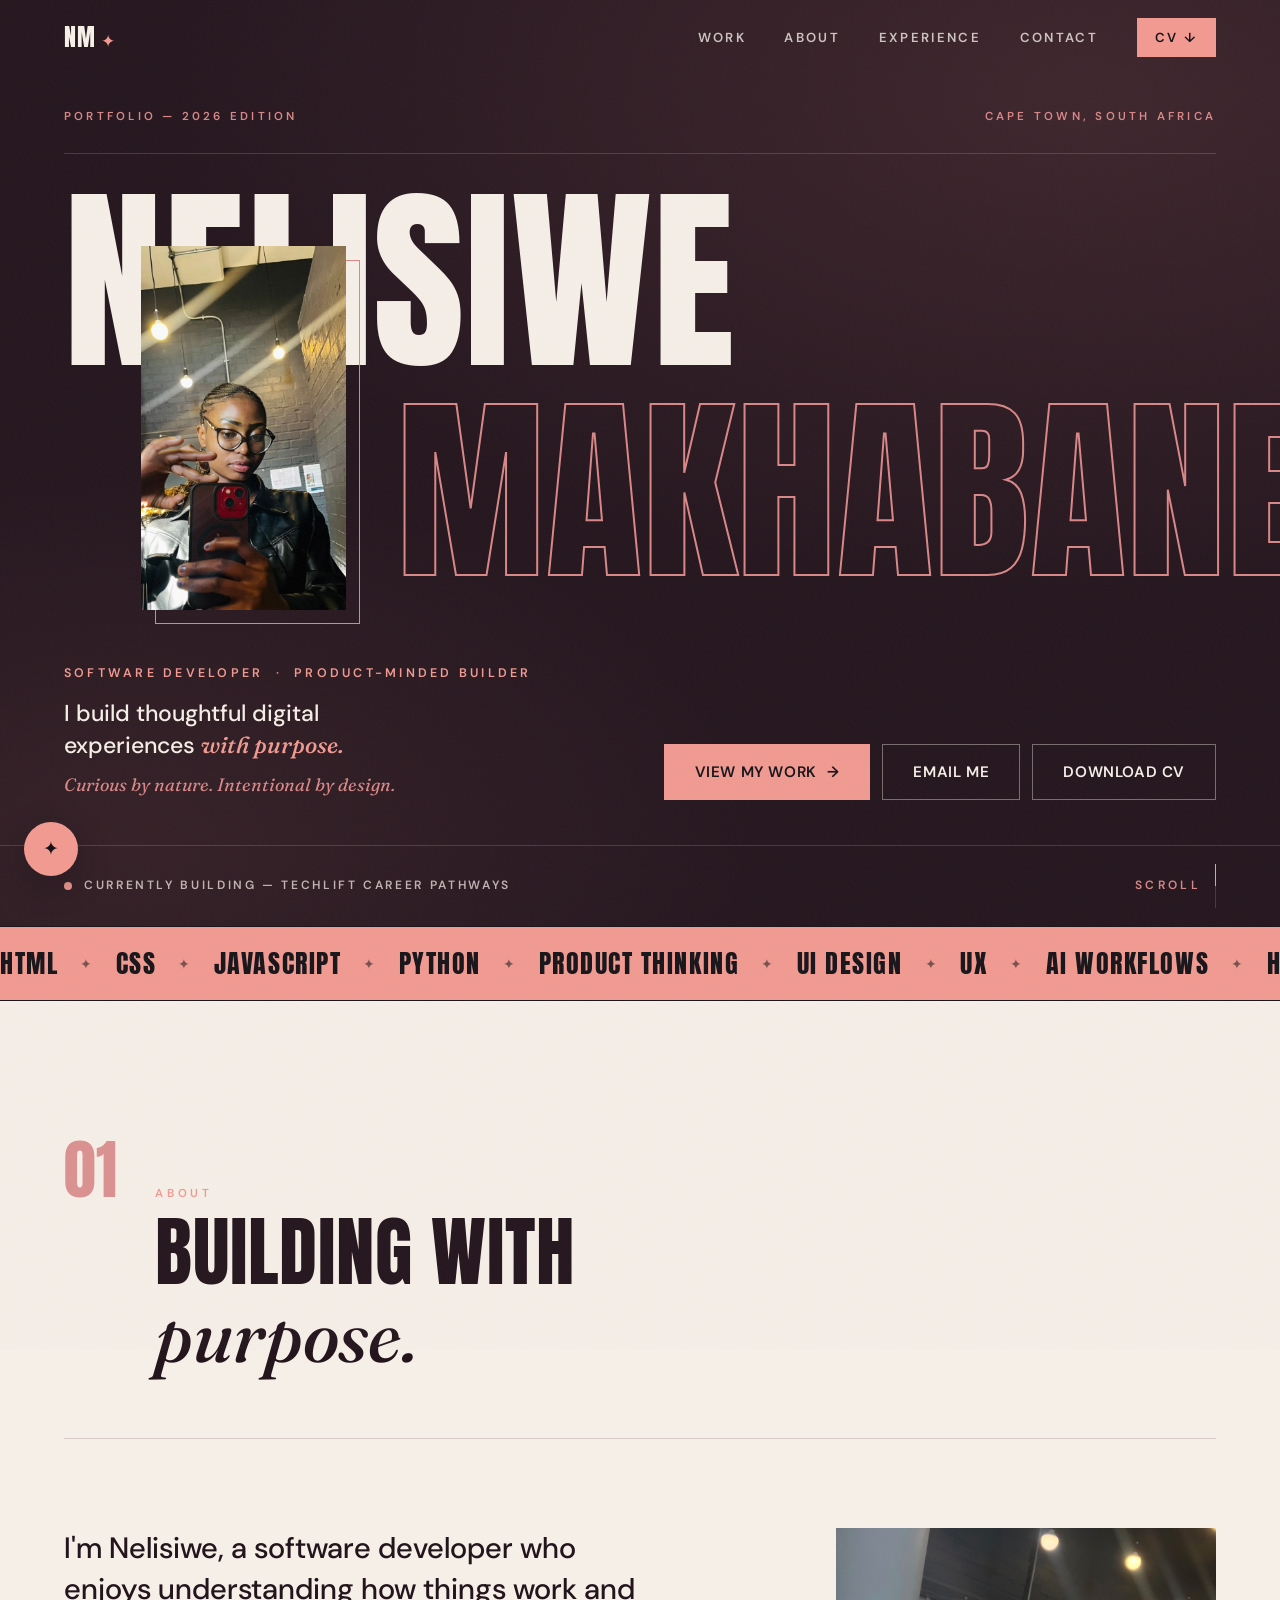
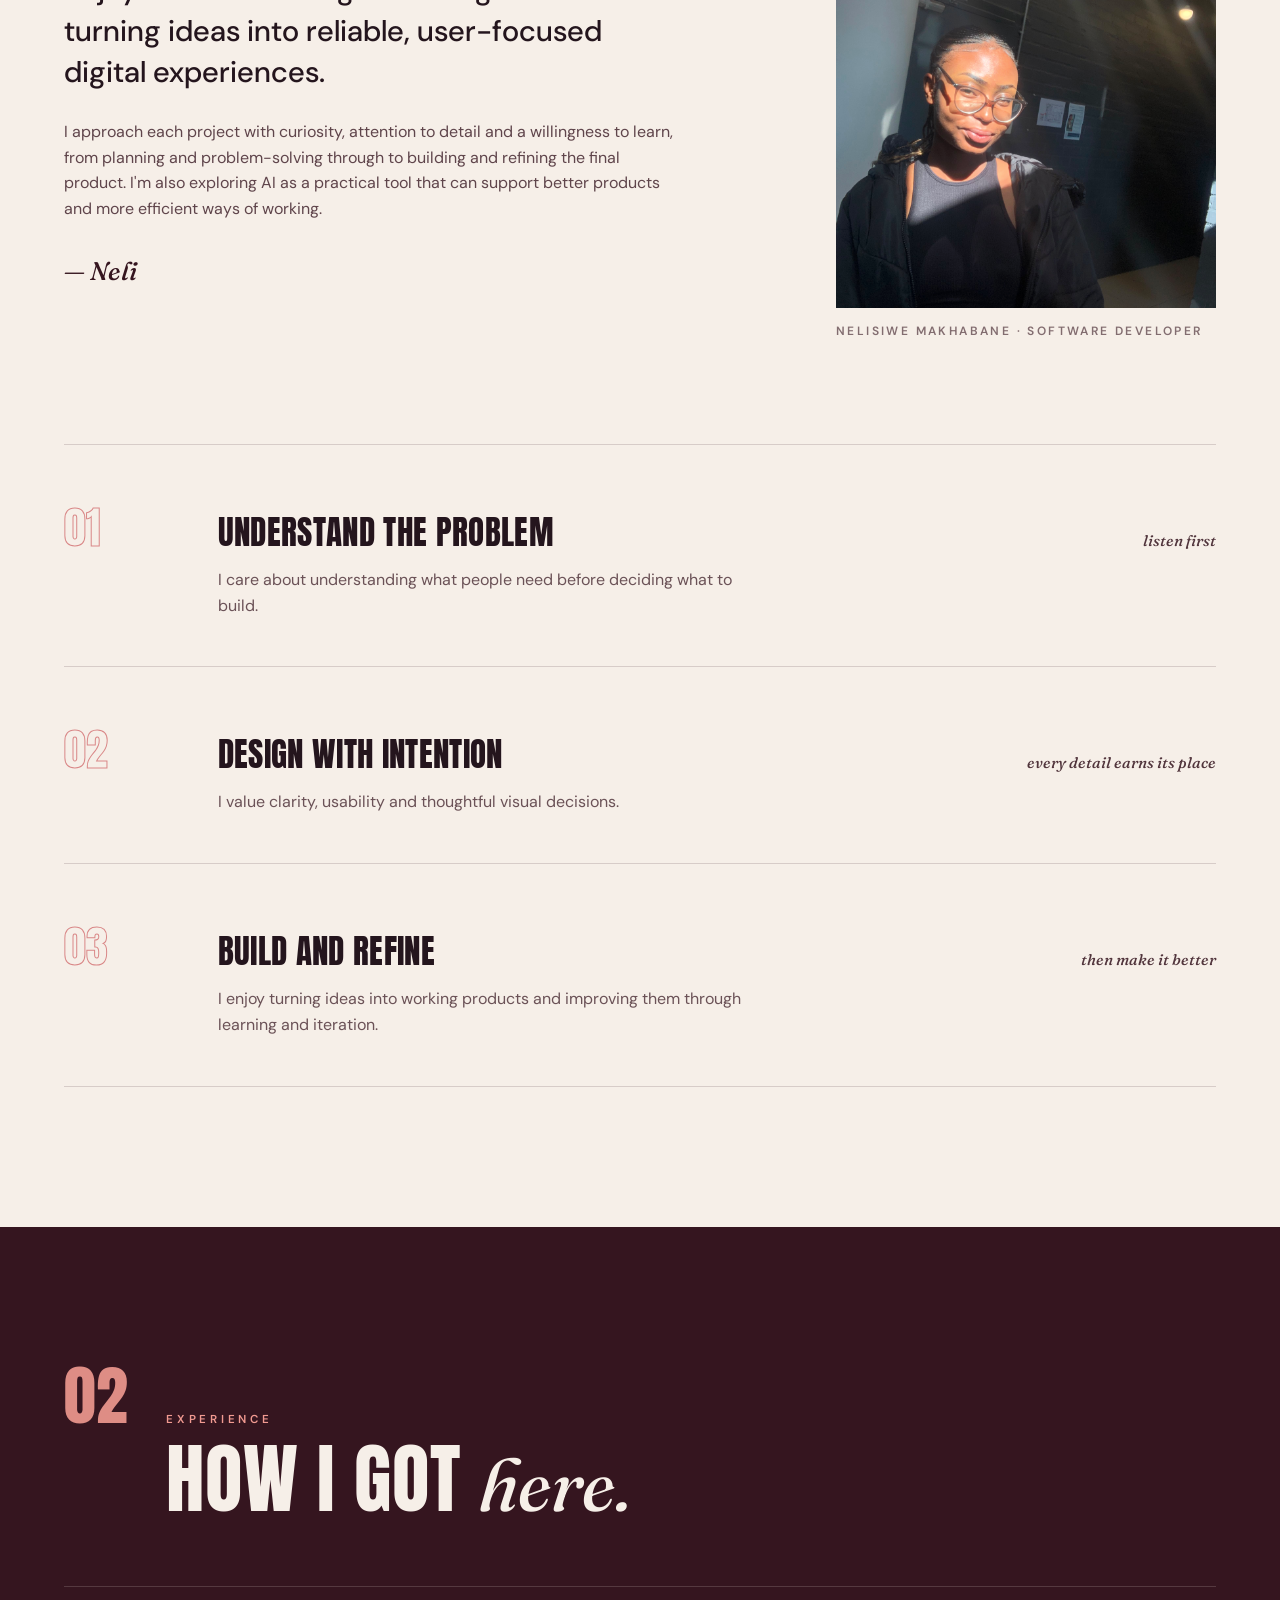
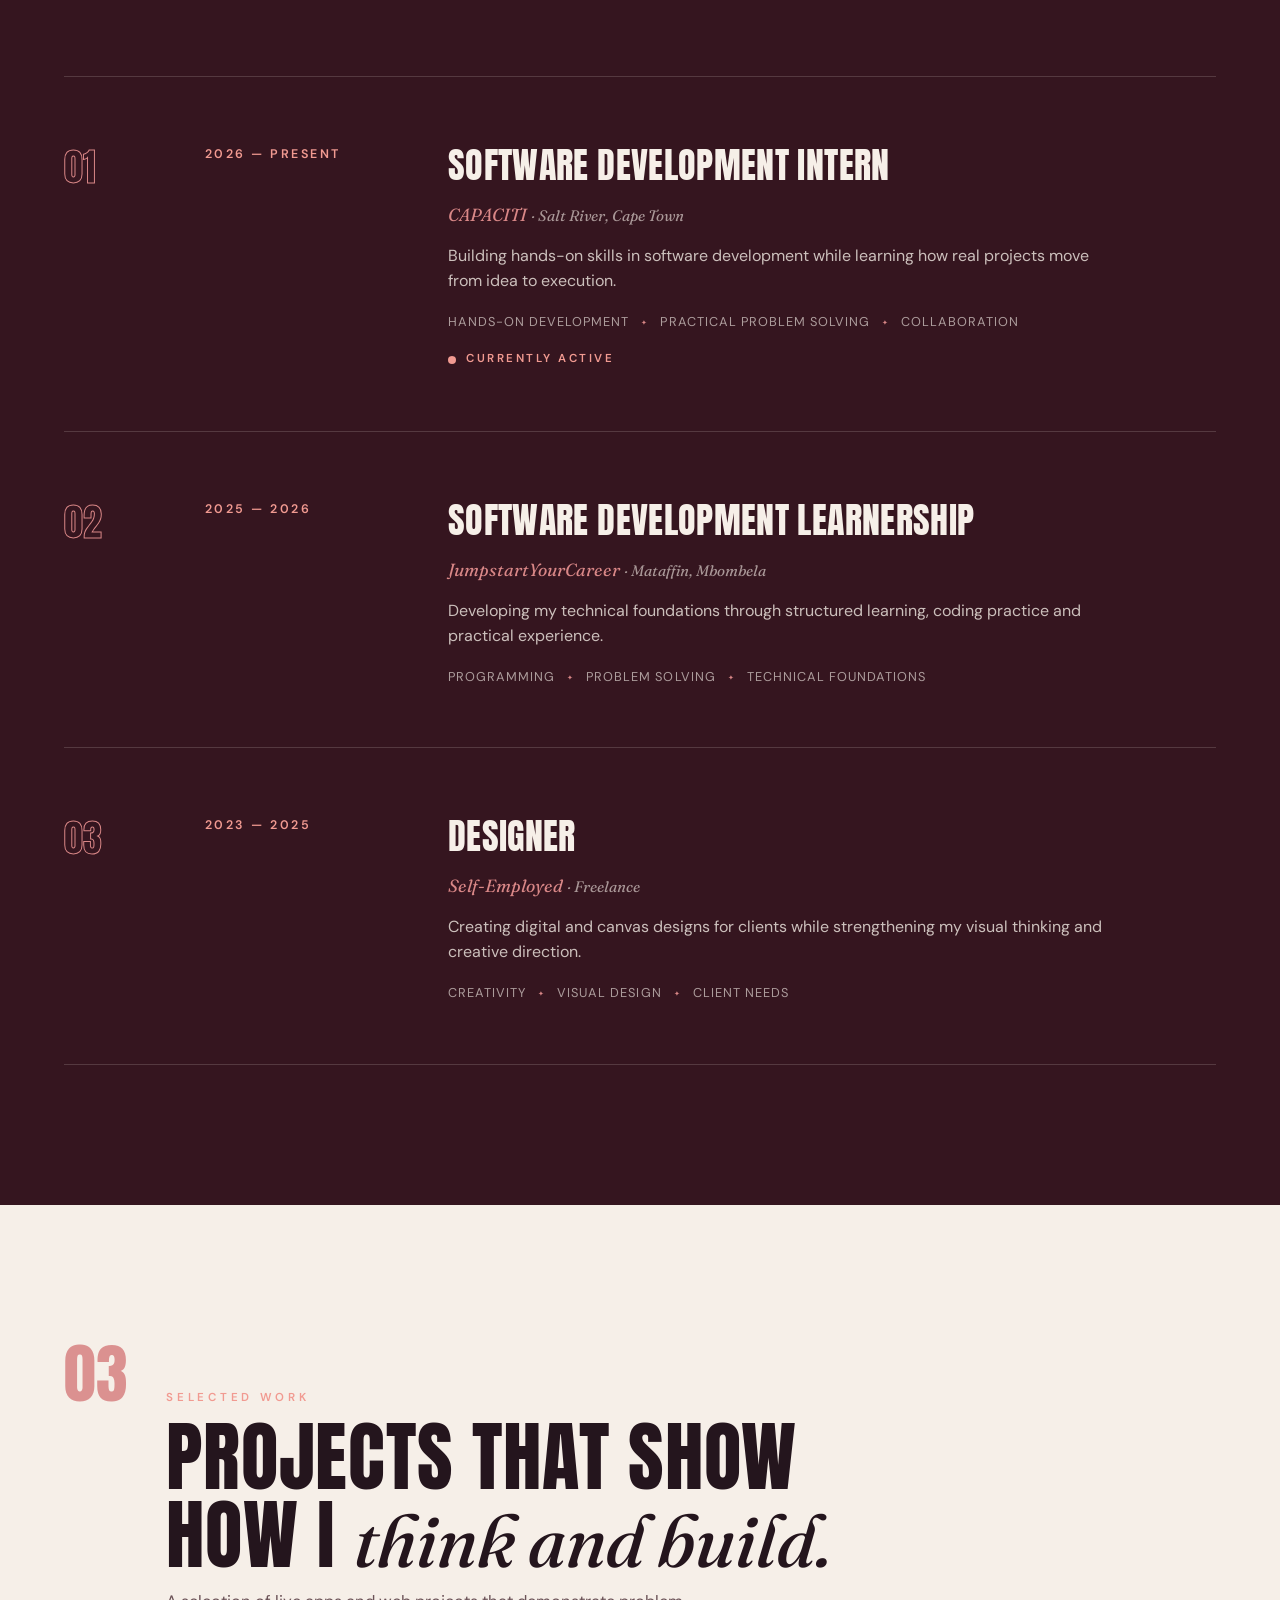
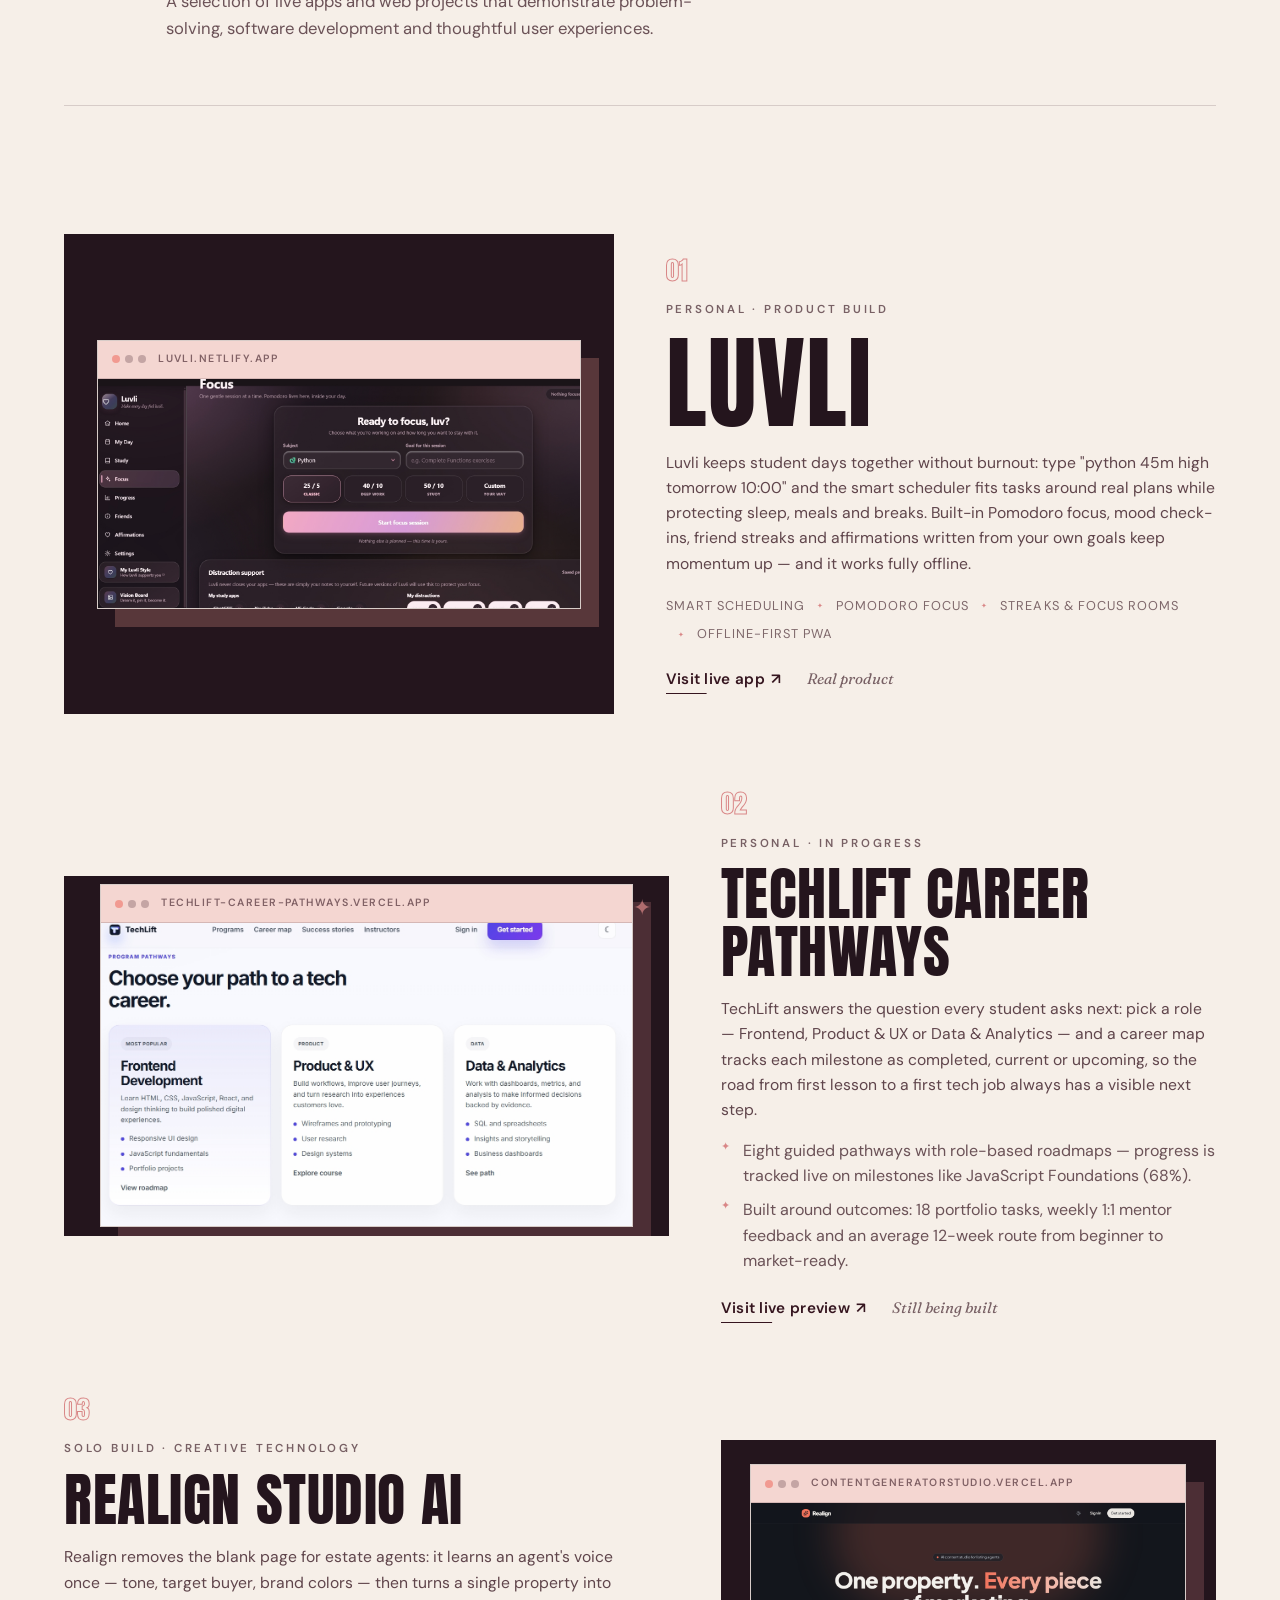
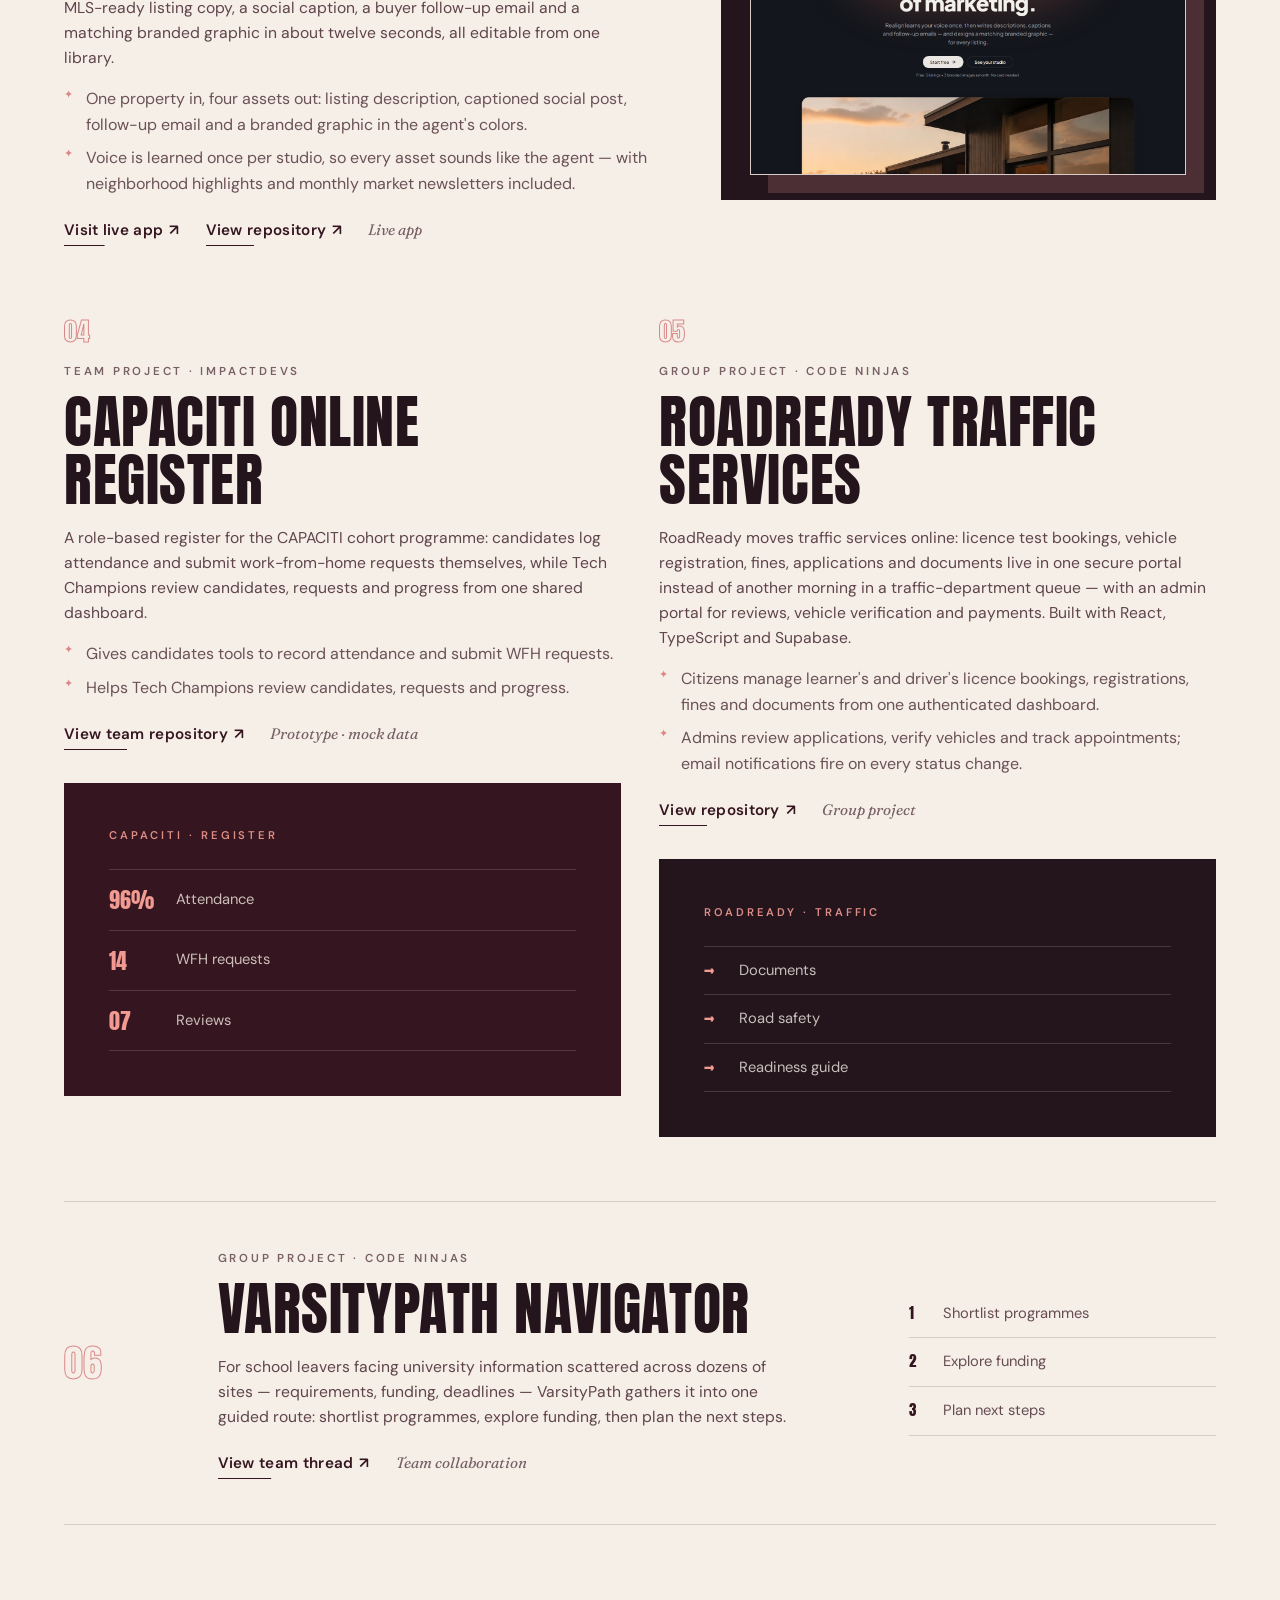
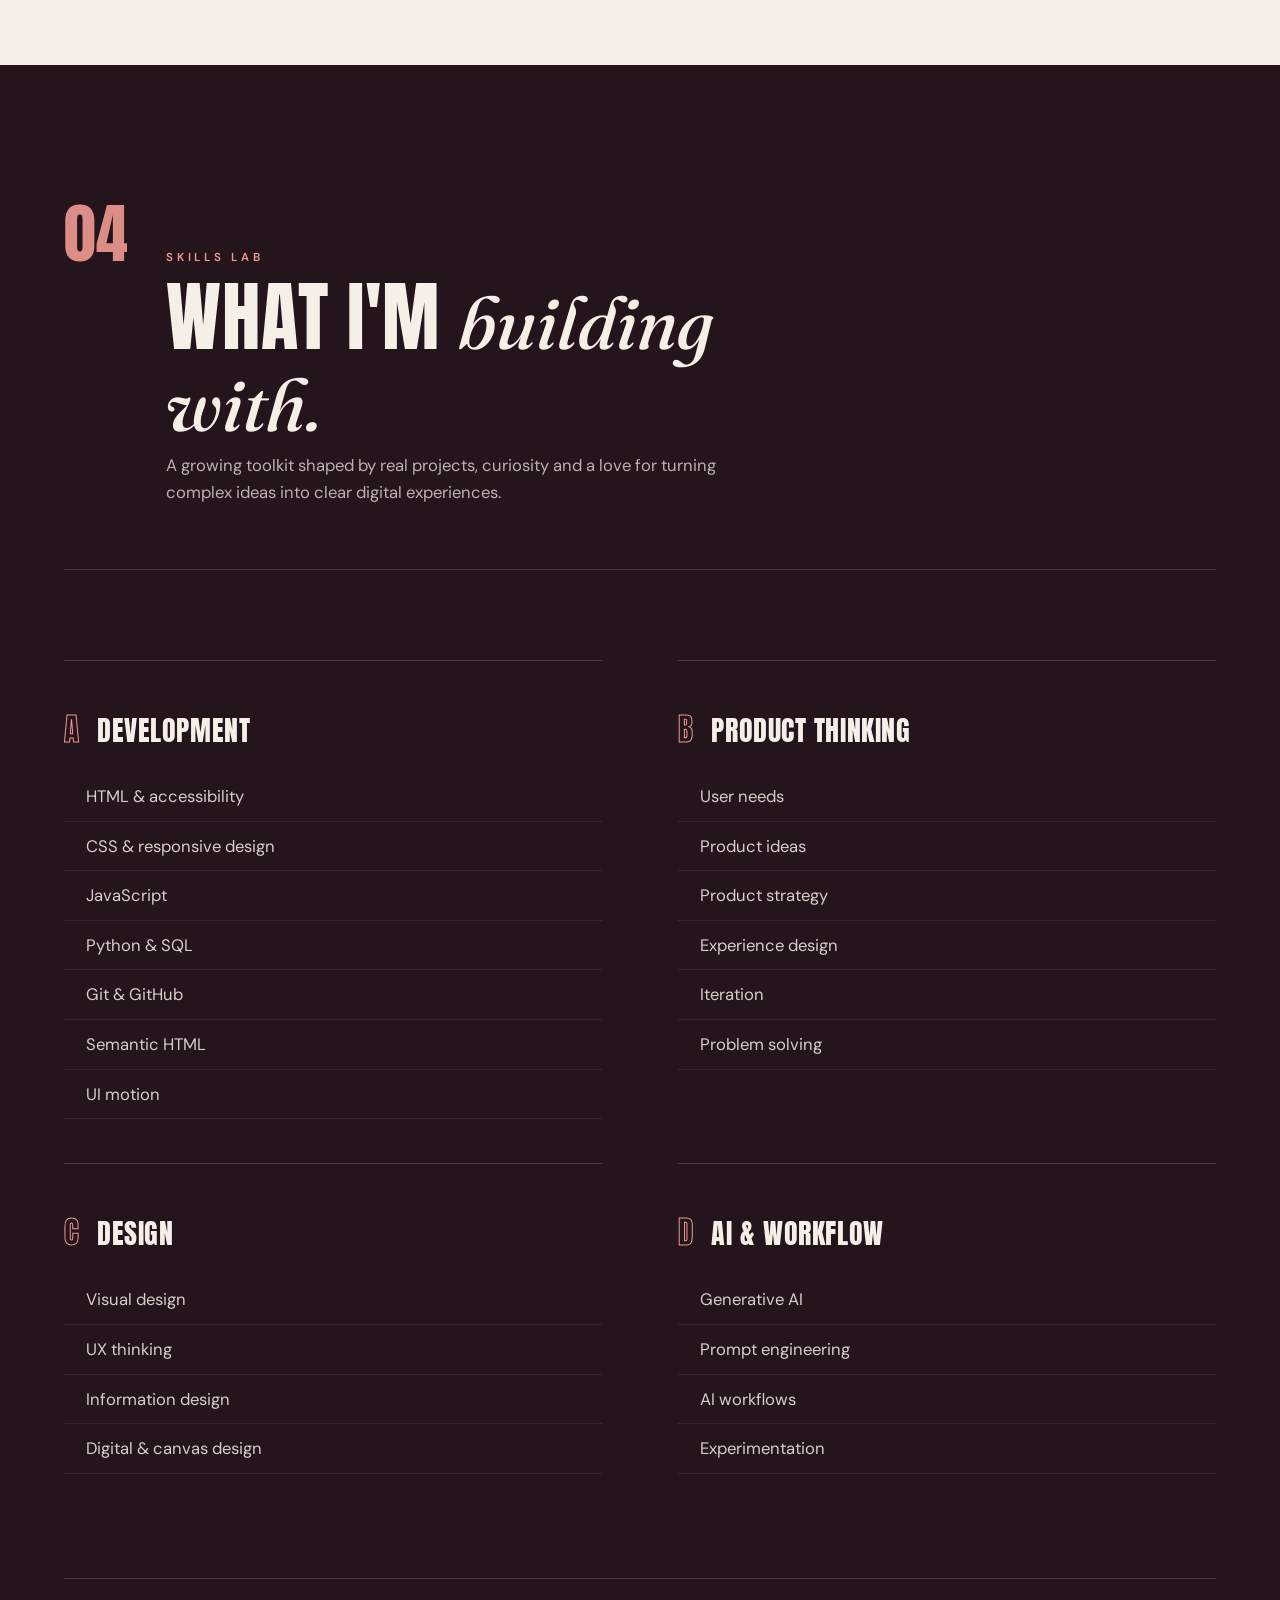
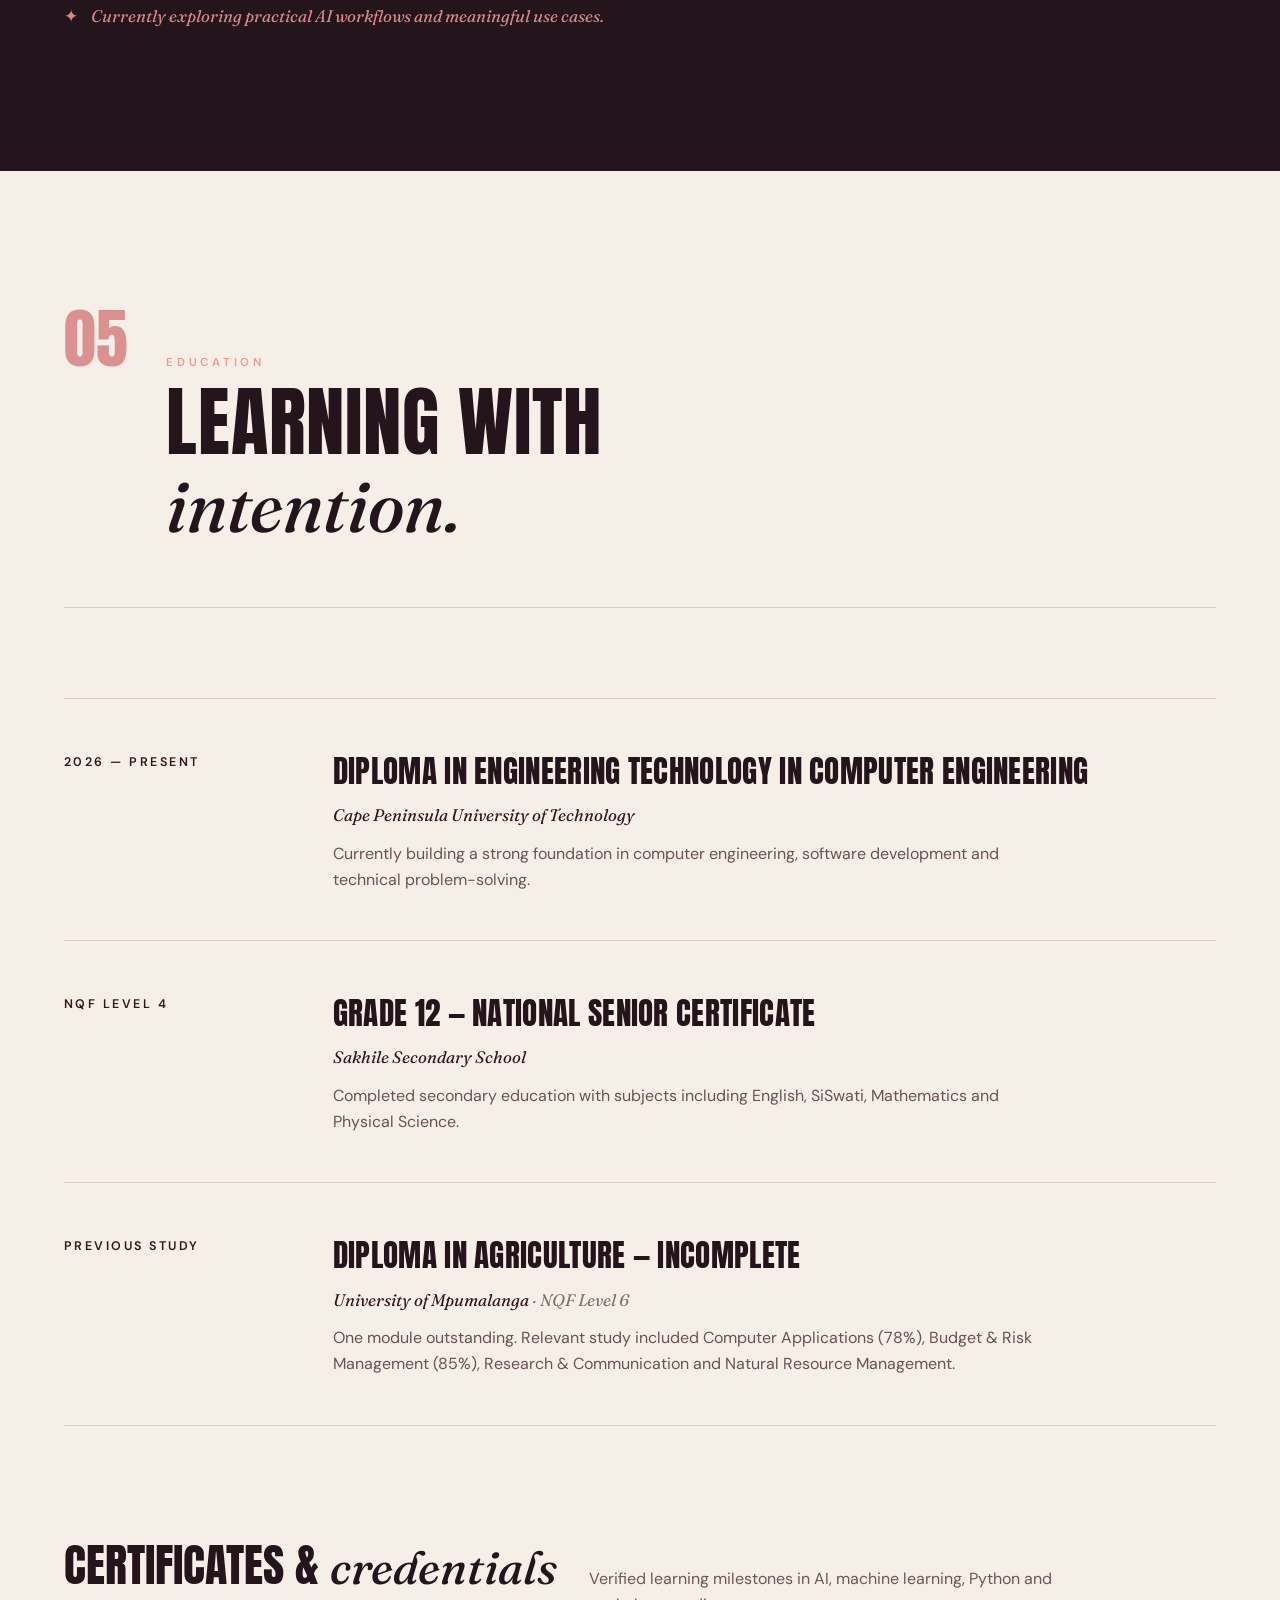
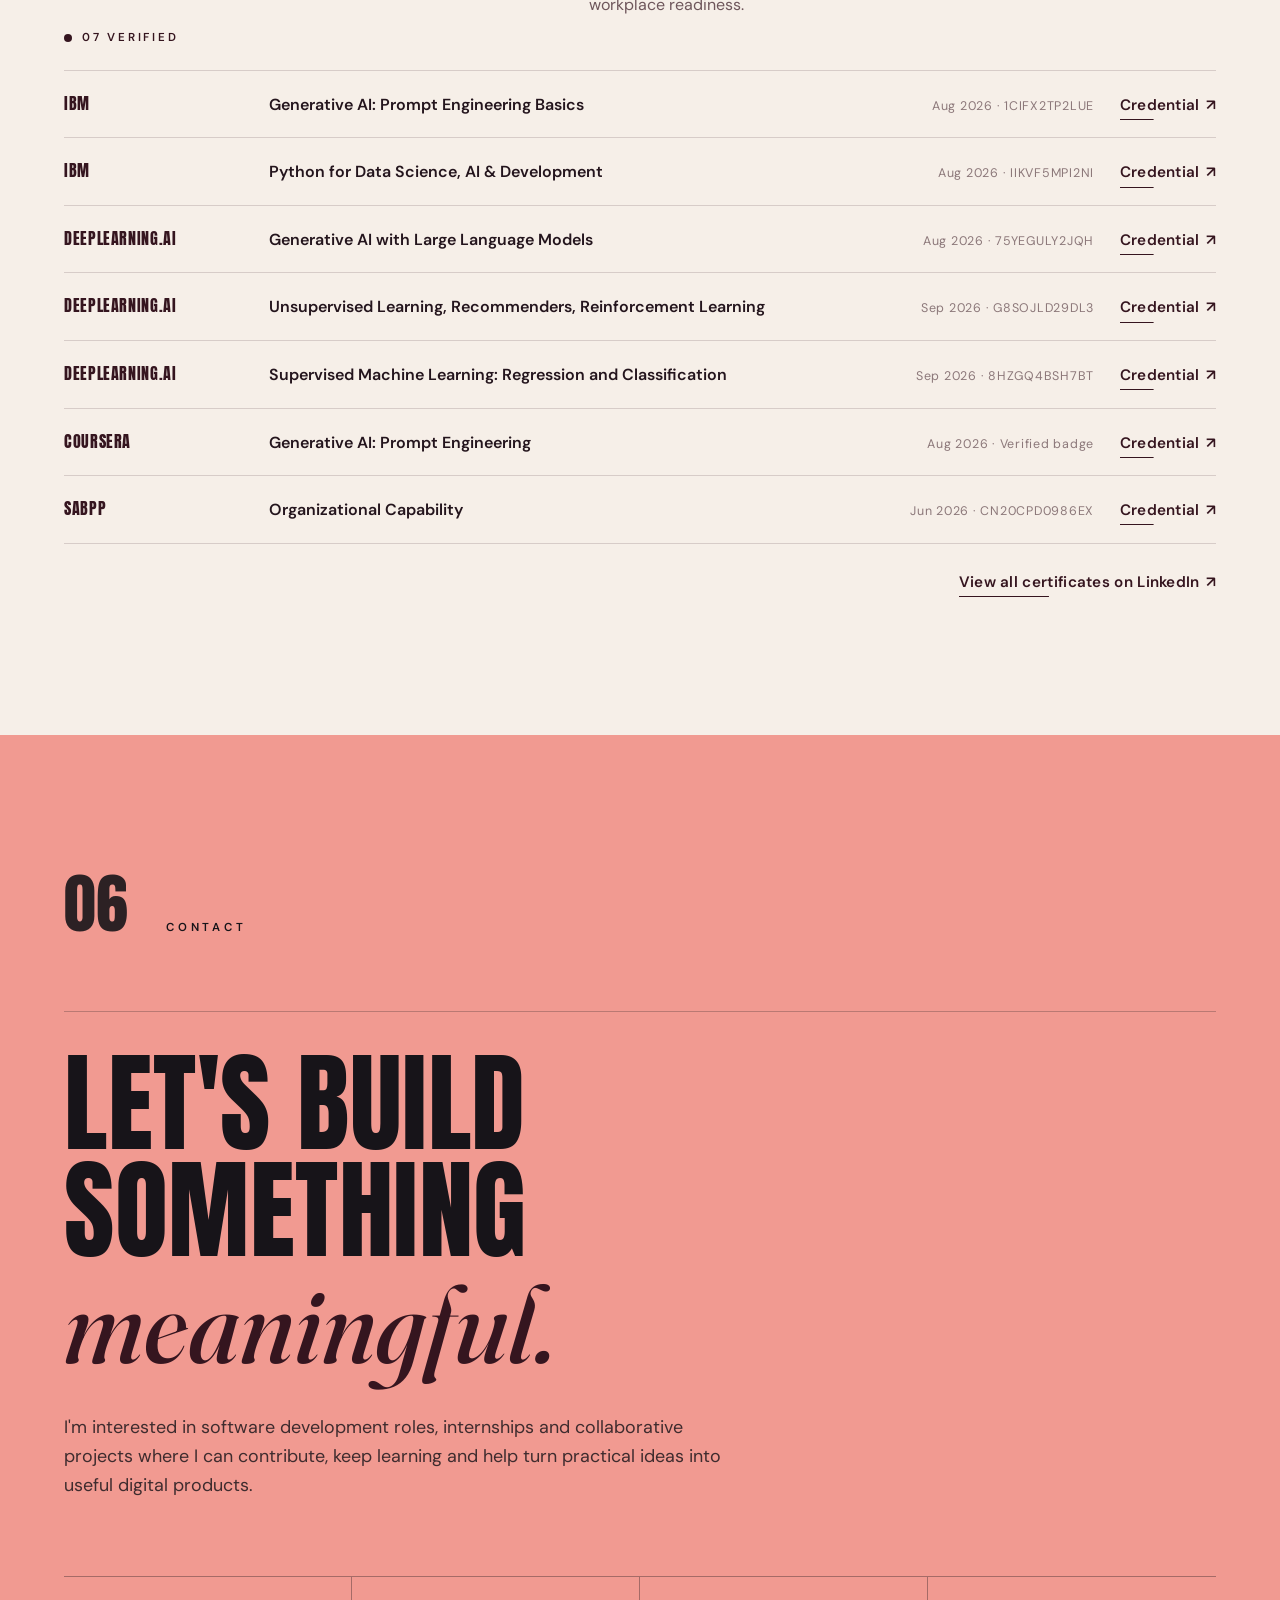
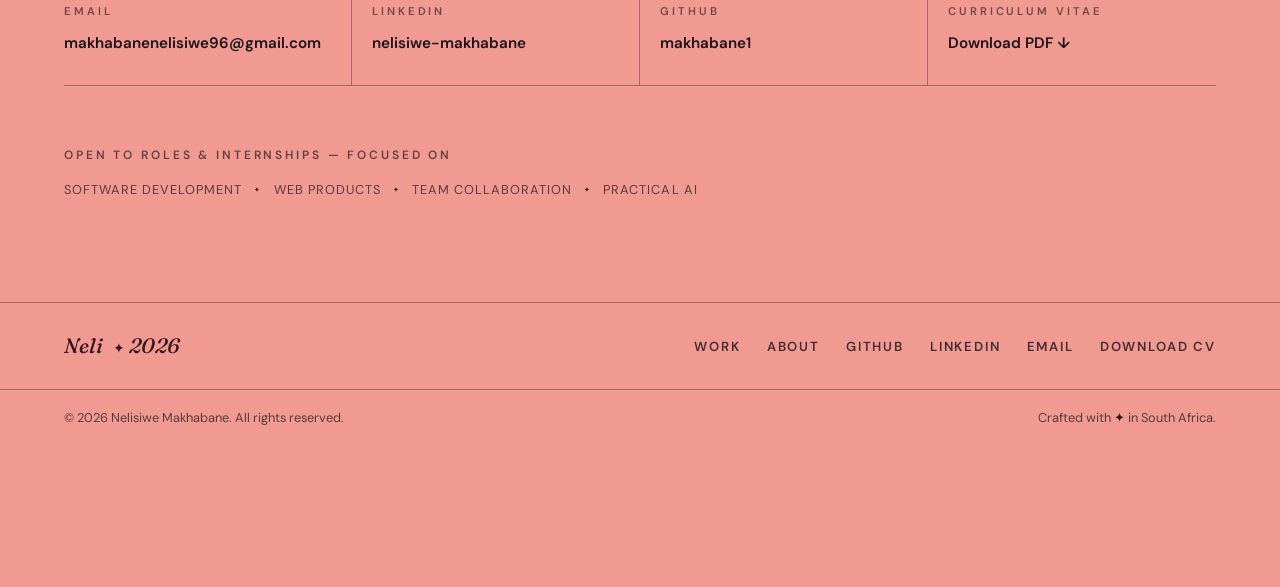
<file: index.html>
<!DOCTYPE html>
<html lang="en">
<head>
  <meta charset="UTF-8" />
  <meta name="viewport" content="width=device-width, initial-scale=1.0" />
  <title>Nelisiwe Makhabane — Software Developer</title>
  <meta name="description" content="Portfolio of Nelisiwe Makhabane, a software developer building practical digital experiences with a focus on problem-solving, product thinking and AI." />
  <link rel="icon" href="data:image/svg+xml,%3Csvg xmlns='http://www.w3.org/2000/svg' viewBox='0 0 100 100'%3E%3Ctext y='.9em' font-size='80' fill='%23F19A91'%3E%E2%9C%A6%3C/text%3E%3C/svg%3E" />
  <meta property="og:type" content="website" />
  <meta property="og:title" content="Nelisiwe Makhabane — Software Developer" />
  <meta property="og:description" content="Portfolio of Nelisiwe Makhabane, a software developer building practical digital experiences." />
  <meta property="og:image" content="NelisiweM.png" />
  <meta name="twitter:card" content="summary_large_image" />
  <link rel="preconnect" href="https://fonts.googleapis.com" />
  <link rel="preconnect" href="https://fonts.gstatic.com" crossorigin />
  <link href="https://fonts.googleapis.com/css2?family=Anton&family=DM+Sans:ital,opsz,wght@0,9..40,300..800;1,9..40,300..800&family=Fraunces:ital,opsz,wght@1,9..144,300..700&display=swap" rel="stylesheet" />
  <link rel="stylesheet" href="styles.css" />
</head>
<body>
  <a class="skip-link" href="#main-content">Skip to main content</a>
  <div class="grain" aria-hidden="true"></div>
  <div class="scroll-progress" id="scrollProgress" aria-hidden="true"></div>

  <header class="site-header" id="site-header">
    <nav class="nav" aria-label="Main navigation">
      <a class="brand" href="#home" aria-label="Nelisiwe Makhabane — home">NM<i class="brand-mark" aria-hidden="true">✦</i></a>
      <div class="nav-links" id="navLinks">
        <a class="nav-link" href="#work">Work</a>
        <a class="nav-link" href="#about">About</a>
        <a class="nav-link" href="#experience">Experience</a>
        <a class="nav-link" href="#contact">Contact</a>
        <a class="nav-link nav-link--cv" href="Nelisiwe-Makhabane-CV.pdf" download="Nelisiwe-Makhabane-CV.pdf">CV <span aria-hidden="true">↓</span></a>
      </div>
      <button class="nav-toggle" id="navToggle" type="button" aria-expanded="false" aria-controls="navLinks" aria-label="Open menu">
        <span aria-hidden="true"></span>
        <span aria-hidden="true"></span>
      </button>
    </nav>
  </header>

  <main id="main-content" tabindex="-1">

    <!-- ============ HERO ============ -->
    <section class="hero" id="home">
      <div class="wrap hero-inner">
        <div class="hero-topline">
          <span class="hero-meta reveal">Portfolio — 2026 Edition</span>
          <span class="hero-meta reveal">Cape Town, South Africa</span>
        </div>

        <h1 class="hero-title" aria-label="Nelisiwe Makhabane">
          <span class="hero-line reveal" aria-hidden="true">Nelisiwe</span>
          <span class="hero-line hero-line--second reveal" aria-hidden="true">
            <span class="hero-portrait-wrap">
              <img class="hero-portrait" src="nell3.jpg" alt="" loading="eager" />
            </span>
            <span class="hero-outline">Makhabane</span>
          </span>
        </h1>

        <div class="hero-foot">
          <div class="hero-intro reveal">
            <p class="hero-role">Software Developer <span class="role-sep" aria-hidden="true">·</span> Product-minded Builder</p>
            <p class="hero-statement">I build thoughtful digital experiences <em class="accent-italic">with purpose.</em></p>
            <p class="hero-accent">Curious by nature. Intentional by design.</p>
          </div>
          <div class="hero-actions reveal">
            <a class="btn btn--solid" href="#work">View my work <span aria-hidden="true">→</span></a>
            <a class="btn btn--ghost" href="mailto:makhabanenelisiwe96@gmail.com">Email me</a>
            <a class="btn btn--ghost" href="Nelisiwe-Makhabane-CV.pdf" download="Nelisiwe-Makhabane-CV.pdf">Download CV</a>
          </div>
        </div>
      </div>

      <div class="hero-strip">
        <div class="wrap hero-strip-inner">
          <span class="hero-strip-item"><i class="pulse-dot" aria-hidden="true"></i> Currently building — TechLift Career Pathways</span>
          <a class="hero-scroll" href="#about" aria-label="Scroll to about section">
            <span aria-hidden="true">Scroll</span><i class="scroll-line" aria-hidden="true"></i>
          </a>
        </div>
      </div>
    </section>

    <!-- ============ MARQUEE ============ -->
    <div class="marquee" aria-label="Core skills">
      <div class="marquee-track">
        <span>HTML <i aria-hidden="true">✦</i> CSS <i aria-hidden="true">✦</i> JavaScript <i aria-hidden="true">✦</i> Python <i aria-hidden="true">✦</i> Product thinking <i aria-hidden="true">✦</i> UI design <i aria-hidden="true">✦</i> UX <i aria-hidden="true">✦</i> AI workflows <i aria-hidden="true">✦</i></span>
        <span aria-hidden="true">HTML <i>✦</i> CSS <i>✦</i> JavaScript <i>✦</i> Python <i>✦</i> Product thinking <i>✦</i> UI design <i>✦</i> UX <i>✦</i> AI workflows <i>✦</i></span>
      </div>
    </div>

    <!-- ============ ABOUT ============ -->
    <section class="about section" id="about">
      <div class="wrap">
        <header class="section-head reveal">
          <span class="section-no" aria-hidden="true">01</span>
          <span class="kicker">About</span>
          <h2 class="section-title">Building with <em class="accent-italic">purpose.</em></h2>
        </header>

        <div class="about-grid">
          <div class="about-intro reveal">
            <p class="about-lead">I'm Nelisiwe, a software developer who enjoys understanding how things work and turning ideas into reliable, user-focused digital experiences.</p>
            <p class="about-body">I approach each project with curiosity, attention to detail and a willingness to learn, from planning and problem-solving through to building and refining the final product. I'm also exploring AI as a practical tool that can support better products and more efficient ways of working.</p>
            <p class="about-signature accent-italic" aria-hidden="true">— Neli</p>
          </div>
          <figure class="about-figure reveal">
            <img src="NelisiweM.png" alt="Portrait of Nelisiwe Makhabane" loading="lazy" />
            <figcaption>Nelisiwe Makhabane <span aria-hidden="true">·</span> Software Developer</figcaption>
          </figure>
        </div>

        <div class="philosophy">
          <div class="philosophy-row reveal">
            <span class="philosophy-no" aria-hidden="true">01</span>
            <div class="philosophy-text">
              <h3>Understand the problem</h3>
              <p>I care about understanding what people need before deciding what to build.</p>
            </div>
            <span class="philosophy-note accent-italic" aria-hidden="true">listen first</span>
          </div>
          <div class="philosophy-row reveal">
            <span class="philosophy-no" aria-hidden="true">02</span>
            <div class="philosophy-text">
              <h3>Design with intention</h3>
              <p>I value clarity, usability and thoughtful visual decisions.</p>
            </div>
            <span class="philosophy-note accent-italic" aria-hidden="true">every detail earns its place</span>
          </div>
          <div class="philosophy-row reveal">
            <span class="philosophy-no" aria-hidden="true">03</span>
            <div class="philosophy-text">
              <h3>Build and refine</h3>
              <p>I enjoy turning ideas into working products and improving them through learning and iteration.</p>
            </div>
            <span class="philosophy-note accent-italic" aria-hidden="true">then make it better</span>
          </div>
        </div>
      </div>
    </section>

    <!-- ============ EXPERIENCE ============ -->
    <section class="experience section" id="experience">
      <div class="wrap">
        <header class="section-head reveal">
          <span class="section-no" aria-hidden="true">02</span>
          <span class="kicker">Experience</span>
          <h2 class="section-title">How I got <em class="accent-italic">here.</em></h2>
        </header>

        <div class="experience-list">
          <article class="experience-row reveal">
            <span class="experience-no" aria-hidden="true">01</span>
            <span class="experience-period">2026 — Present</span>
            <div class="experience-body">
              <h3>Software Development Intern</h3>
              <p class="experience-org">CAPACITI <span class="experience-loc">· Salt River, Cape Town</span></p>
              <p class="experience-desc">Building hands-on skills in software development while learning how real projects move from idea to execution.</p>
              <ul class="tag-list" aria-label="Focus areas">
                <li>Hands-on development</li>
                <li>Practical problem solving</li>
                <li>Collaboration</li>
              </ul>
              <span class="experience-status"><i class="pulse-dot" aria-hidden="true"></i> Currently active</span>
            </div>
          </article>
          <article class="experience-row reveal">
            <span class="experience-no" aria-hidden="true">02</span>
            <span class="experience-period">2025 — 2026</span>
            <div class="experience-body">
              <h3>Software Development Learnership</h3>
              <p class="experience-org">JumpstartYourCareer <span class="experience-loc">· Mataffin, Mbombela</span></p>
              <p class="experience-desc">Developing my technical foundations through structured learning, coding practice and practical experience.</p>
              <ul class="tag-list" aria-label="Focus areas">
                <li>Programming</li>
                <li>Problem solving</li>
                <li>Technical foundations</li>
              </ul>
            </div>
          </article>
          <article class="experience-row reveal">
            <span class="experience-no" aria-hidden="true">03</span>
            <span class="experience-period">2023 — 2025</span>
            <div class="experience-body">
              <h3>Designer</h3>
              <p class="experience-org">Self-Employed <span class="experience-loc">· Freelance</span></p>
              <p class="experience-desc">Creating digital and canvas designs for clients while strengthening my visual thinking and creative direction.</p>
              <ul class="tag-list" aria-label="Focus areas">
                <li>Creativity</li>
                <li>Visual design</li>
                <li>Client needs</li>
              </ul>
            </div>
          </article>
        </div>
      </div>
    </section>

    <!-- ============ PROJECTS ============ -->
    <section class="projects section" id="work">
      <div class="wrap">
        <header class="section-head reveal">
          <span class="section-no" aria-hidden="true">03</span>
          <span class="kicker">Selected work</span>
          <h2 class="section-title">Projects that show how I <em class="accent-italic">think and build.</em></h2>
          <p class="section-sub">A selection of live apps and web projects that demonstrate problem-solving, software development and thoughtful user experiences.</p>
        </header>

        <!-- Featured: Luvli -->
        <article class="project project--featured reveal">
          <div class="project-visual project-visual--luvli">
            <figure class="app-shot">
              <div class="app-shot-bar" aria-hidden="true">
                <span class="app-shot-dots"><i></i><i></i><i></i></span>
                <span class="app-shot-url">luvli.netlify.app</span>
              </div>
              <img src="luvli-app.jpeg" alt="Luvli — the app's daily home screen with the greeting, today's plan, focus timer and progress." loading="lazy" width="1440" height="900" />
            </figure>
          </div>
          <div class="project-info">
            <span class="project-no" aria-hidden="true">01</span>
            <span class="project-cat">Personal · Product build</span>
            <h3 class="project-name">Luvli</h3>
            <p class="project-desc">Luvli keeps student days together without burnout: type "python 45m high tomorrow 10:00" and the smart scheduler fits tasks around real plans while protecting sleep, meals and breaks. Built-in Pomodoro focus, mood check-ins, friend streaks and affirmations written from your own goals keep momentum up — and it works fully offline.</p>
            <ul class="tag-list" aria-label="Project themes">
              <li>Smart scheduling</li>
              <li>Pomodoro focus</li>
              <li>Streaks &amp; focus rooms</li>
              <li>Offline-first PWA</li>
            </ul>
            <div class="project-links">
              <a class="link-arrow" href="https://luvli.netlify.app" target="_blank" rel="noreferrer">Visit live app <span aria-hidden="true">↗</span></a>
              <span class="project-note">Real product</span>
            </div>
          </div>
        </article>

        <!-- TechLift -->
        <article class="project project--wide reveal">
            <div class="project-visual project-visual--techlift">
              <figure class="app-shot app-shot--plum">
                <div class="app-shot-bar" aria-hidden="true">
                  <span class="app-shot-dots"><i></i><i></i><i></i></span>
                  <span class="app-shot-url">techlift-career-pathways.vercel.app</span>
                </div>
                <img src="techlift-app.jpeg" alt="TechLift — career pathways platform: guided learning routes, a career map with milestones and programme pathways into tech roles." loading="lazy" width="1440" height="900" />
              </figure>
            </div>
            <div class="project-info">
              <span class="project-no" aria-hidden="true">02</span>
              <span class="project-cat">Personal · In progress</span>
              <h3 class="project-name">TechLift Career Pathways</h3>
              <p class="project-desc">TechLift answers the question every student asks next: pick a role — Frontend, Product &amp; UX or Data &amp; Analytics — and a career map tracks each milestone as completed, current or upcoming, so the road from first lesson to a first tech job always has a visible next step.</p>
              <ul class="project-points">
                <li>Eight guided pathways with role-based roadmaps — progress is tracked live on milestones like JavaScript Foundations (68%).</li>
                <li>Built around outcomes: 18 portfolio tasks, weekly 1:1 mentor feedback and an average 12-week route from beginner to market-ready.</li>
              </ul>
              <div class="project-links">
                <a class="link-arrow" href="https://techlift-career-pathways.vercel.app/" target="_blank" rel="noreferrer">Visit live preview <span aria-hidden="true">↗</span></a>
                <span class="project-note">Still being built</span>
              </div>
            </div>
          </article>

          <!-- Wide: Realign -->
          <article class="project project--wide reveal">
            <div class="project-info">
              <span class="project-no" aria-hidden="true">03</span>
              <span class="project-cat">Solo build · Creative technology</span>
              <h3 class="project-name">Realign Studio AI</h3>
              <p class="project-desc">Realign removes the blank page for estate agents: it learns an agent's voice once — tone, target buyer, brand colors — then turns a single property into MLS-ready listing copy, a social caption, a buyer follow-up email and a matching branded graphic in about twelve seconds, all editable from one library.</p>
              <ul class="project-points">
                <li>One property in, four assets out: listing description, captioned social post, follow-up email and a branded graphic in the agent's colors.</li>
                <li>Voice is learned once per studio, so every asset sounds like the agent — with neighborhood highlights and monthly market newsletters included.</li>
              </ul>
              <div class="project-links">
                <a class="link-arrow" href="https://contentgeneratorstudio.vercel.app/" target="_blank" rel="noreferrer">Visit live app <span aria-hidden="true">↗</span></a>
                <a class="link-arrow" href="https://github.com/makhabane1/realign-studio-ai" target="_blank" rel="noreferrer">View repository <span aria-hidden="true">↗</span></a>
                <span class="project-note">Live app</span>
              </div>
            </div>
            <div class="project-visual project-visual--realign">
              <figure class="app-shot app-shot--plum">
                <div class="app-shot-bar" aria-hidden="true">
                  <span class="app-shot-dots"><i></i><i></i><i></i></span>
                  <span class="app-shot-url">contentgeneratorstudio.vercel.app</span>
                </div>
                <img src="realign-app.png" alt="Realign — AI listing content studio for real estate agents: one property in, descriptions, captions, emails and branded graphics out." loading="lazy" width="1440" height="900" />
              </figure>
            </div>
          </article>

          <!-- Pair: CAPACITI Register + RoadReady -->
          <div class="project-pair project-pair--even">
            <article class="project reveal">
              <div class="project-info">
                <span class="project-no" aria-hidden="true">04</span>
                <span class="project-cat">Team project · ImpactDevs</span>
                <h3 class="project-name">CAPACITI Online Register</h3>
                <p class="project-desc">A role-based register for the CAPACITI cohort programme: candidates log attendance and submit work-from-home requests themselves, while Tech Champions review candidates, requests and progress from one shared dashboard.</p>
                <ul class="project-points">
                  <li>Gives candidates tools to record attendance and submit WFH requests.</li>
                  <li>Helps Tech Champions review candidates, requests and progress.</li>
                </ul>
                <div class="project-links">
                  <a class="link-arrow" href="https://github.com/ImpactDevs-CAPACITI/-CAPACITI-Online-Register-and-WFH-Management-System" target="_blank" rel="noreferrer">View team repository <span aria-hidden="true">↗</span></a>
                  <span class="project-note">Prototype · mock data</span>
                </div>
              </div>
              <div class="project-visual project-visual--register" aria-hidden="true">
                <div class="type-composition">
                  <span class="type-composition-kicker">CAPACITI · Register</span>
                  <div class="type-composition-rows type-composition-rows--stats">
                    <span><b>96%</b> Attendance</span>
                    <span><b>14</b> WFH requests</span>
                    <span><b>07</b> Reviews</span>
                  </div>
                </div>
              </div>
            </article>

            <article class="project reveal">
              <div class="project-info">
                <span class="project-no" aria-hidden="true">05</span>
                <span class="project-cat">Group project · Code Ninjas</span>
                <h3 class="project-name">RoadReady Traffic Services</h3>
                <p class="project-desc">RoadReady moves traffic services online: licence test bookings, vehicle registration, fines, applications and documents live in one secure portal instead of another morning in a traffic-department queue — with an admin portal for reviews, vehicle verification and payments. Built with React, TypeScript and Supabase.</p>
                <ul class="project-points">
                  <li>Citizens manage learner's and driver's licence bookings, registrations, fines and documents from one authenticated dashboard.</li>
                  <li>Admins review applications, verify vehicles and track appointments; email notifications fire on every status change.</li>
                </ul>
                <div class="project-links">
                  <a class="link-arrow" href="https://github.com/Siyamthanda101/RoadReady-Traffic-Services" target="_blank" rel="noreferrer">View repository <span aria-hidden="true">↗</span></a>
                  <span class="project-note">Group project</span>
                </div>
              </div>
              <div class="project-visual project-visual--roadready" aria-hidden="true">
                <div class="type-composition">
                  <span class="type-composition-kicker">RoadReady · Traffic</span>
                  <div class="type-composition-rows">
                    <span><b>→</b> Documents</span>
                    <span><b>→</b> Road safety</span>
                    <span><b>→</b> Readiness guide</span>
                  </div>
                </div>
              </div>
            </article>
          </div>

          <!-- Supporting: VarsityPath -->
          <article class="project project--row reveal">
            <span class="project-no project-no--inline" aria-hidden="true">06</span>
            <div class="project-row-main">
              <span class="project-cat">Group project · Code Ninjas</span>
              <h3 class="project-name">VarsityPath Navigator</h3>
              <p class="project-desc">For school leavers facing university information scattered across dozens of sites — requirements, funding, deadlines — VarsityPath gathers it into one guided route: shortlist programmes, explore funding, then plan the next steps.</p>
              <div class="project-links">
                <a class="link-arrow" href="https://teams.microsoft.com/l/message/19:3Fq_avhUho0HltLHdnevNx51va1eDhFff9gCPlE1SxI1@thread.tacv2/1791881963843?tenantId=a3f14f21-237f-4028-b978-425eb768a716&amp;groupId=e2119095-aa91-451d-9931-c2a360ca7f14&amp;parentMessageId=1791881963843&amp;teamName=Demand%20Academy%201%20CPT%20Aug%202026&amp;channelName=Code%20Ninjas&amp;createdTime=1791881963843&amp;ngc=true" target="_blank" rel="noreferrer">View team thread <span aria-hidden="true">↗</span></a>
                <span class="project-note">Team collaboration</span>
              </div>
            </div>
            <div class="type-composition type-composition--compact" aria-hidden="true">
              <div class="type-composition-rows">
                <span><b>1</b> Shortlist programmes</span>
                <span><b>2</b> Explore funding</span>
                <span><b>3</b> Plan next steps</span>
              </div>
            </div>
          </article>
        </div>
    </section>

    <!-- ============ SKILLS ============ -->
    <section class="skills section" id="skills">
      <div class="wrap">
        <header class="section-head reveal">
          <span class="section-no" aria-hidden="true">04</span>
          <span class="kicker">Skills Lab</span>
          <h2 class="section-title">What I'm <em class="accent-italic">building with.</em></h2>
          <p class="section-sub">A growing toolkit shaped by real projects, curiosity and a love for turning complex ideas into clear digital experiences.</p>
        </header>

        <div class="skills-groups">
          <div class="skills-group reveal">
            <span class="skills-group-no" aria-hidden="true">A</span>
            <h3>Development</h3>
            <ul class="skills-list">
              <li>HTML &amp; accessibility</li>
              <li>CSS &amp; responsive design</li>
              <li>JavaScript</li>
              <li>Python &amp; SQL</li>
              <li>Git &amp; GitHub</li>
              <li>Semantic HTML</li>
              <li>UI motion</li>
            </ul>
          </div>
          <div class="skills-group reveal">
            <span class="skills-group-no" aria-hidden="true">B</span>
            <h3>Product thinking</h3>
            <ul class="skills-list">
              <li>User needs</li>
              <li>Product ideas</li>
              <li>Product strategy</li>
              <li>Experience design</li>
              <li>Iteration</li>
              <li>Problem solving</li>
            </ul>
          </div>
          <div class="skills-group reveal">
            <span class="skills-group-no" aria-hidden="true">C</span>
            <h3>Design</h3>
            <ul class="skills-list">
              <li>Visual design</li>
              <li>UX thinking</li>
              <li>Information design</li>
              <li>Digital &amp; canvas design</li>
            </ul>
          </div>
          <div class="skills-group reveal">
            <span class="skills-group-no" aria-hidden="true">D</span>
            <h3>AI &amp; workflow</h3>
            <ul class="skills-list">
              <li>Generative AI</li>
              <li>Prompt engineering</li>
              <li>AI workflows</li>
              <li>Experimentation</li>
            </ul>
          </div>
        </div>
        <p class="skills-note reveal"><i aria-hidden="true">✦</i> Currently exploring practical AI workflows and meaningful use cases.</p>
      </div>
    </section>

    <!-- ============ EDUCATION ============ -->
    <section class="education section" id="education">
      <div class="wrap">
        <header class="section-head reveal">
          <span class="section-no" aria-hidden="true">05</span>
          <span class="kicker">Education</span>
          <h2 class="section-title">Learning with <em class="accent-italic">intention.</em></h2>
        </header>

        <div class="education-list">
          <article class="education-row reveal">
            <span class="education-period">2026 — Present</span>
            <div class="education-body">
              <h3>Diploma in Engineering Technology in Computer Engineering</h3>
              <p class="education-school">Cape Peninsula University of Technology</p>
              <p class="education-desc">Currently building a strong foundation in computer engineering, software development and technical problem-solving.</p>
            </div>
          </article>
          <article class="education-row reveal">
            <span class="education-period">NQF Level 4</span>
            <div class="education-body">
              <h3>Grade 12 — National Senior Certificate</h3>
              <p class="education-school">Sakhile Secondary School</p>
              <p class="education-desc">Completed secondary education with subjects including English, SiSwati, Mathematics and Physical Science.</p>
            </div>
          </article>
          <article class="education-row reveal">
            <span class="education-period">Previous study</span>
            <div class="education-body">
              <h3>Diploma in Agriculture — Incomplete</h3>
              <p class="education-school">University of Mpumalanga <span class="education-loc">· NQF Level 6</span></p>
              <p class="education-desc">One module outstanding. Relevant study included Computer Applications (78%), Budget &amp; Risk Management (85%), Research &amp; Communication and Natural Resource Management.</p>
            </div>
          </article>
        </div>

        <!-- Certificates -->
        <div class="certificates" id="certificates">
          <div class="certificates-head reveal">
            <h3>Certificates &amp; <em class="accent-italic">credentials</em></h3>
            <p>Verified learning milestones in AI, machine learning, Python and workplace readiness.</p>
            <span class="certificates-count"><i class="pulse-dot" aria-hidden="true"></i> 07 verified</span>
          </div>
          <ol class="certificate-list">
            <li class="certificate-row reveal">
              <span class="certificate-issuer">IBM</span>
              <span class="certificate-title">Generative AI: Prompt Engineering Basics</span>
              <span class="certificate-meta">Aug 2026 · 1CIFX2TP2LUE</span>
              <a class="link-arrow" href="https://www.coursera.org/account/accomplishments/records/1CIFX2TP2LUE" target="_blank" rel="noreferrer">Credential <span aria-hidden="true">↗</span></a>
            </li>
            <li class="certificate-row reveal">
              <span class="certificate-issuer">IBM</span>
              <span class="certificate-title">Python for Data Science, AI &amp; Development</span>
              <span class="certificate-meta">Aug 2026 · IIKVF5MPI2NI</span>
              <a class="link-arrow" href="https://www.coursera.org/account/accomplishments/records/IIKVF5MPI2NI" target="_blank" rel="noreferrer">Credential <span aria-hidden="true">↗</span></a>
            </li>
            <li class="certificate-row reveal">
              <span class="certificate-issuer">DeepLearning.AI</span>
              <span class="certificate-title">Generative AI with Large Language Models</span>
              <span class="certificate-meta">Aug 2026 · 75YEGULY2JQH</span>
              <a class="link-arrow" href="https://www.coursera.org/account/accomplishments/records/75YEGULY2JQH" target="_blank" rel="noreferrer">Credential <span aria-hidden="true">↗</span></a>
            </li>
            <li class="certificate-row reveal">
              <span class="certificate-issuer">DeepLearning.AI</span>
              <span class="certificate-title">Unsupervised Learning, Recommenders, Reinforcement Learning</span>
              <span class="certificate-meta">Sep 2026 · G8SOJLD29DL3</span>
              <a class="link-arrow" href="https://www.coursera.org/account/accomplishments/records/G8SOJLD29DL3" target="_blank" rel="noreferrer">Credential <span aria-hidden="true">↗</span></a>
            </li>
            <li class="certificate-row reveal">
              <span class="certificate-issuer">DeepLearning.AI</span>
              <span class="certificate-title">Supervised Machine Learning: Regression and Classification</span>
              <span class="certificate-meta">Sep 2026 · 8HZGQ4BSH7BT</span>
              <a class="link-arrow" href="https://www.coursera.org/account/accomplishments/records/8HZGQ4BSH7BT" target="_blank" rel="noreferrer">Credential <span aria-hidden="true">↗</span></a>
            </li>
            <li class="certificate-row reveal">
              <span class="certificate-issuer">Coursera</span>
              <span class="certificate-title">Generative AI: Prompt Engineering</span>
              <span class="certificate-meta">Aug 2026 · Verified badge</span>
              <a class="link-arrow" href="https://www.credly.com/badges/a97b570f-e0be-4fb8-878b-4c75cfc48d56/linked_in_profile" target="_blank" rel="noreferrer">Credential <span aria-hidden="true">↗</span></a>
            </li>
            <li class="certificate-row reveal">
              <span class="certificate-issuer">SABPP</span>
              <span class="certificate-title">Organizational Capability</span>
              <span class="certificate-meta">Jun 2026 · CN20CPD0986EX</span>
              <a class="link-arrow" href="https://www.linkedin.com/in/nelisiwe-makhabane-173a933ba/details/certifications/" target="_blank" rel="noreferrer">Credential <span aria-hidden="true">↗</span></a>
            </li>
          </ol>
          <div class="certificates-all reveal">
            <a class="link-arrow" href="https://www.linkedin.com/in/nelisiwe-makhabane-173a933ba/details/certifications/" target="_blank" rel="noreferrer">View all certificates on LinkedIn <span aria-hidden="true">↗</span></a>
          </div>
        </div>
      </div>
    </section>

    <!-- ============ CONTACT ============ -->
    <section class="contact section" id="contact">
      <div class="wrap">
        <header class="section-head section-head--light reveal">
          <span class="section-no" aria-hidden="true">06</span>
          <span class="kicker">Contact</span>
        </header>
        <h2 class="contact-title reveal">Let's build something <em class="accent-italic">meaningful.</em></h2>
        <p class="contact-invite reveal">I'm interested in software development roles, internships and collaborative projects where I can contribute, keep learning and help turn practical ideas into useful digital products.</p>

        <div class="contact-links reveal">
          <a class="contact-link" href="mailto:makhabanenelisiwe96@gmail.com">
            <span class="contact-link-label">Email</span>
            <span class="contact-link-value">makhabanenelisiwe96@gmail.com</span>
          </a>
          <a class="contact-link" href="https://www.linkedin.com/in/nelisiwe-makhabane-173a933ba/" target="_blank" rel="noreferrer">
            <span class="contact-link-label">LinkedIn</span>
            <span class="contact-link-value">nelisiwe-makhabane</span>
          </a>
          <a class="contact-link" href="https://github.com/makhabane1" target="_blank" rel="noreferrer">
            <span class="contact-link-label">GitHub</span>
            <span class="contact-link-value">makhabane1</span>
          </a>
          <a class="contact-link" href="Nelisiwe-Makhabane-CV.pdf" download="Nelisiwe-Makhabane-CV.pdf">
            <span class="contact-link-label">Curriculum Vitae</span>
            <span class="contact-link-value">Download PDF <span aria-hidden="true">↓</span></span>
          </a>
        </div>

        <div class="contact-foot reveal">
          <p class="contact-focus-label">Open to roles &amp; internships — focused on</p>
          <ul class="tag-list tag-list--light" aria-label="Areas of focus">
            <li>Software development</li>
            <li>Web products</li>
            <li>Team collaboration</li>
            <li>Practical AI</li>
          </ul>
        </div>
      </div>

      <footer class="site-footer">
        <div class="wrap footer-inner">
          <span class="footer-mark accent-italic" aria-hidden="true">Neli <i>✦</i> 2026</span>
          <nav class="footer-links" aria-label="Footer navigation">
            <a href="#work">Work</a>
            <a href="#about">About</a>
            <a href="https://github.com/makhabane1" target="_blank" rel="noreferrer">GitHub</a>
            <a href="https://www.linkedin.com/in/nelisiwe-makhabane-173a933ba/" target="_blank" rel="noreferrer">LinkedIn</a>
            <a href="mailto:makhabanenelisiwe96@gmail.com">Email</a>
            <a href="Nelisiwe-Makhabane-CV.pdf" download="Nelisiwe-Makhabane-CV.pdf">Download CV</a>
          </nav>
        </div>
        <div class="wrap footer-bottom">
          <span>© <span id="year">2026</span> Nelisiwe Makhabane. All rights reserved.</span>
          <span>Crafted with <i class="footer-star" aria-hidden="true">✦</i> in South Africa.</span>
        </div>
      </footer>
    </section>
  </main>

    <!-- ============ COMMAND PALETTE ============ -->
    <div class="command-palette" id="commandPalette" aria-hidden="true">
      <div class="command-box" role="dialog" aria-modal="true" aria-labelledby="commandTitle">
        <h2 id="commandTitle" hidden>Quick navigation</h2>
        <input class="command-search" id="commandSearch" type="search" placeholder="Search the portfolio..." aria-label="Search the portfolio" autocomplete="off" />
        <div class="command-list" id="commandList">
          <button class="command-item" type="button" data-action="go" data-target="#about"><span>About Nelisiwe</span><kbd>About</kbd></button>
          <button class="command-item" type="button" data-action="go" data-target="#experience"><span>View experience</span><kbd>Journey</kbd></button>
          <button class="command-item" type="button" data-action="go" data-target="#work"><span>Explore projects</span><kbd>Work</kbd></button>
          <button class="command-item" type="button" data-action="go" data-target="#skills"><span>See skills</span><kbd>Skills</kbd></button>
          <button class="command-item" type="button" data-action="go" data-target="#education"><span>See education</span><kbd>Study</kbd></button>
          <button class="command-item" type="button" data-action="link" data-target="https://github.com/makhabane1"><span>Open GitHub profile</span><kbd>GitHub</kbd></button>
        </div>
        <div class="command-hint"><span>Navigate with search</span><span>Esc to close · Ctrl K to open</span></div>
      </div>
    </div>

    <button class="back-to-top" id="backToTop" type="button" aria-label="Back to top">↑</button>

    <button class="chatbot-toggle" id="chatToggle" type="button" aria-label="Open chatbot" aria-controls="chatPanel" aria-expanded="false"><span aria-hidden="true">✦</span></button>

    <aside class="chat-panel" id="chatPanel" aria-labelledby="chatTitle" aria-live="polite" hidden>
      <div class="chat-header">
        <div class="chat-header-left">
          <span class="chat-dot" aria-hidden="true"></span>
          <span class="chat-title" id="chatTitle">Nelisiwe Assistant</span>
        </div>
        <button class="close-chat" id="closeChat" type="button" aria-label="Close chatbot">×</button>
      </div>
      <div class="chat-body" id="chatBody">
        <div class="message bot">Hi! I'm Nelisiwe's portfolio assistant. Ask me about her work, skills, projects, or how to connect.</div>
      </div>
      <div class="quick-replies">
        <button class="quick-reply" type="button">What do you do?</button>
        <button class="quick-reply" type="button">Tell me about projects</button>
        <button class="quick-reply" type="button">How can I contact you?</button>
      </div>
      <div class="chat-input-wrap">
        <input class="chat-input" id="chatInput" type="text" placeholder="Ask a question..." aria-label="Type your message" />
        <button class="send-btn" id="sendBtn" type="button">Send</button>
      </div>
    </aside>

    <script src="script.js" defer></script>
  </body>
</html>
</file>
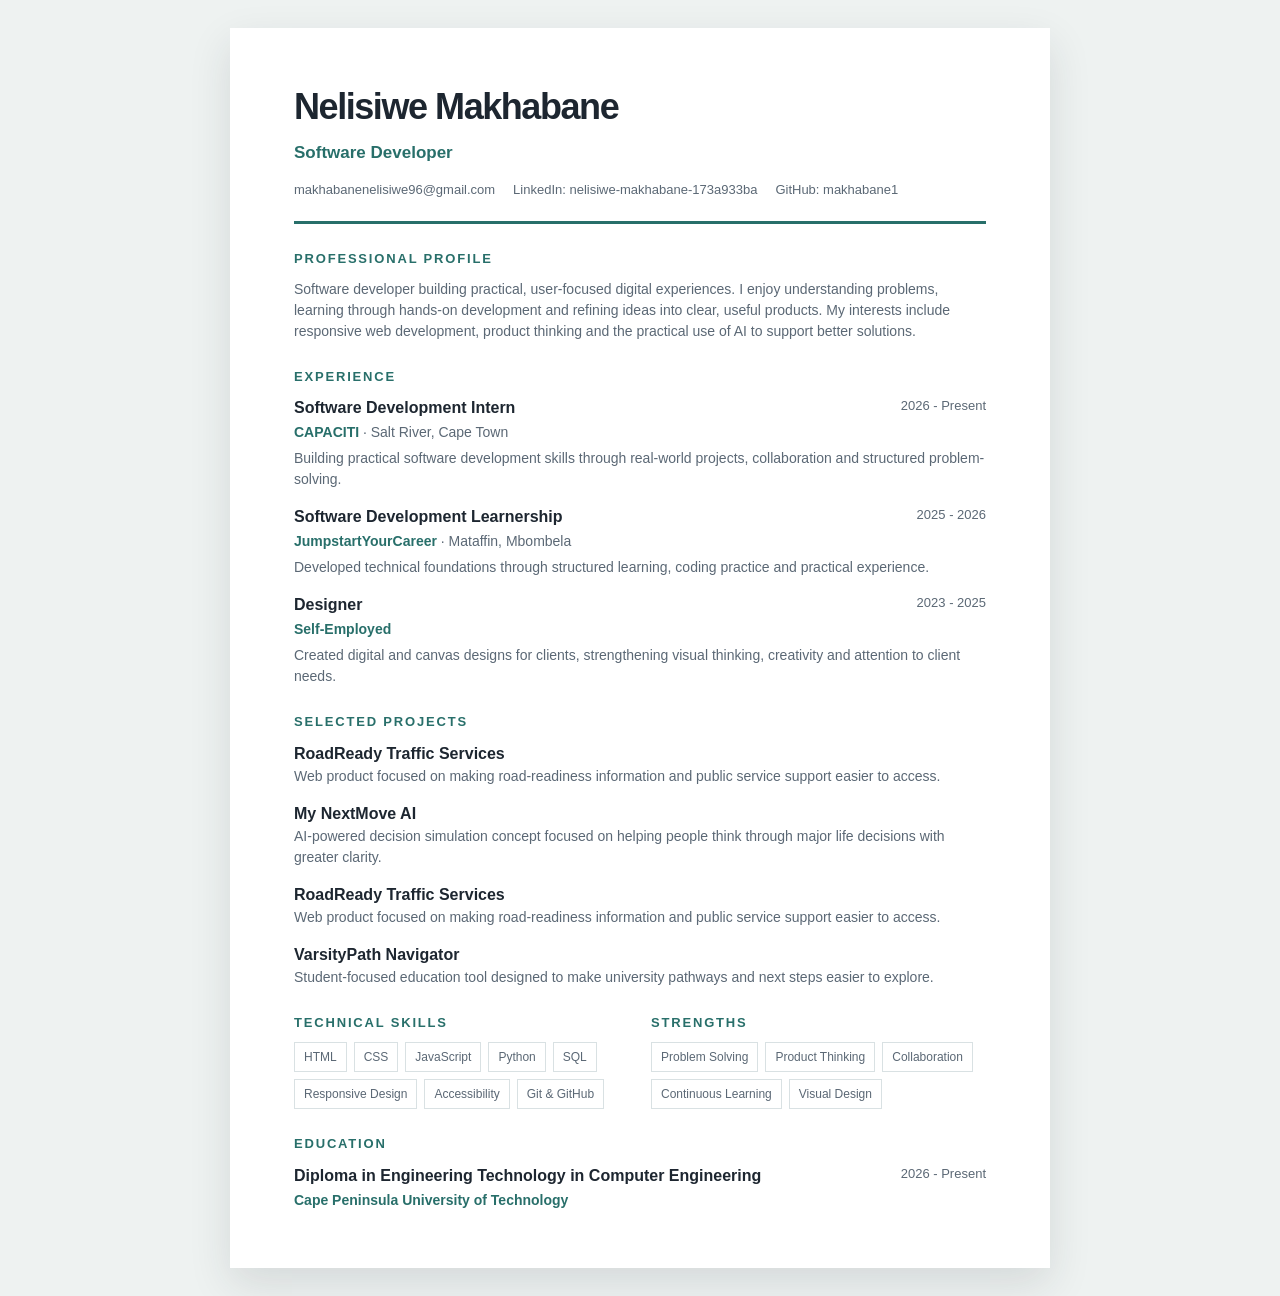
<file: Nelisiwe-Makhabane-CV.html>
<!doctype html>
<html lang="en">
  <head>
    <meta charset="UTF-8" />
    <meta name="viewport" content="width=device-width, initial-scale=1.0" />
    <title>Nelisiwe Makhabane | CV</title>
    <style>
      :root {
        --ink: #1d2630;
        --muted: #5b6875;
        --accent: #286f6a;
        --rule: #d9e1e3;
      }
      * {
        box-sizing: border-box;
      }
      body {
        margin: 0;
        background: #eef2f1;
        color: var(--ink);
        font-family: Arial, Helvetica, sans-serif;
        line-height: 1.5;
      }
      .page {
        max-width: 820px;
        margin: 28px auto;
        padding: 52px 64px;
        background: #fff;
        box-shadow: 0 16px 40px rgba(29, 38, 48, 0.12);
      }
      header {
        border-bottom: 3px solid var(--accent);
        padding-bottom: 22px;
      }
      h1 {
        margin: 0;
        font-size: 36px;
        letter-spacing: -0.04em;
      }
      .role {
        margin: 6px 0 14px;
        color: var(--accent);
        font-size: 17px;
        font-weight: 700;
      }
      .contact {
        display: flex;
        flex-wrap: wrap;
        gap: 6px 18px;
        color: var(--muted);
        font-size: 13px;
      }
      section {
        margin-top: 25px;
      }
      h2 {
        margin: 0 0 10px;
        color: var(--accent);
        font-size: 13px;
        letter-spacing: 0.14em;
        text-transform: uppercase;
      }
      p {
        margin: 0;
        color: var(--muted);
        font-size: 14px;
      }
      .entry {
        margin-top: 15px;
      }
      .entry:first-of-type {
        margin-top: 0;
      }
      .entry-top {
        display: flex;
        justify-content: space-between;
        gap: 20px;
      }
      h3 {
        margin: 0;
        font-size: 16px;
      }
      .date {
        color: var(--muted);
        font-size: 13px;
        white-space: nowrap;
      }
      .organisation {
        margin: 2px 0 5px;
        color: var(--accent);
        font-size: 14px;
        font-weight: 700;
      }
      .organisation .loc {
        color: var(--muted);
        font-weight: 400;
      }
      ul {
        margin: 6px 0 0;
        padding-left: 18px;
        color: var(--muted);
        font-size: 14px;
      }
      li + li {
        margin-top: 3px;
      }
      .grid {
        display: grid;
        grid-template-columns: 1fr 1fr;
        gap: 22px;
      }
      .skills {
        display: flex;
        flex-wrap: wrap;
        gap: 7px;
      }
      .skill {
        padding: 5px 9px;
        border: 1px solid var(--rule);
        color: var(--muted);
        font-size: 12px;
      }
      @media (max-width: 640px) {
        .page {
          margin: 0;
          padding: 34px 24px;
        }
        .entry-top {
          display: block;
        }
        .date {
          display: block;
          margin-top: 2px;
        }
        .grid {
          grid-template-columns: 1fr;
          gap: 0;
        }
      }
      @media print {
        body {
          background: #fff;
        }
        .page {
          margin: 0;
          padding: 34px 44px;
          box-shadow: none;
          max-width: none;
        }
      }
    </style>
  </head>
  <body>
    <main class="page">
      <header>
        <h1>Nelisiwe Makhabane</h1>
        <div class="role">Software Developer</div>
        <div class="contact">
          <span>makhabanenelisiwe96@gmail.com</span>
          <span>LinkedIn: nelisiwe-makhabane-173a933ba</span>
          <span>GitHub: makhabane1</span>
        </div>
      </header>

      <section>
        <h2>Professional Profile</h2>
        <p>
          Software developer building practical, user-focused digital
          experiences. I enjoy understanding problems, learning through hands-on
          development and refining ideas into clear, useful products. My
          interests include responsive web development, product thinking and the
          practical use of AI to support better solutions.
        </p>
      </section>

      <section>
        <h2>Experience</h2>
        <div class="entry">
          <div class="entry-top">
            <h3>Software Development Intern</h3>
            <span class="date">2026 - Present</span>
          </div>
          <div class="organisation">
            CAPACITI <span class="loc">· Salt River, Cape Town</span>
          </div>
          <p>
            Building practical software development skills through real-world
            projects, collaboration and structured problem-solving.
          </p>
        </div>
        <div class="entry">
          <div class="entry-top">
            <h3>Software Development Learnership</h3>
            <span class="date">2025 - 2026</span>
          </div>
          <div class="organisation">
            JumpstartYourCareer <span class="loc">· Mataffin, Mbombela</span>
          </div>
          <p>
            Developed technical foundations through structured learning, coding
            practice and practical experience.
          </p>
        </div>
        <div class="entry">
          <div class="entry-top">
            <h3>Designer</h3>
            <span class="date">2023 - 2025</span>
          </div>
          <div class="organisation">Self-Employed</div>
          <p>
            Created digital and canvas designs for clients, strengthening visual
            thinking, creativity and attention to client needs.
          </p>
        </div>
      </section>

      <section>
        <h2>Selected Projects</h2>
        <div class="entry">
          <h3>RoadReady Traffic Services</h3>
          <p>
            Web product focused on making road-readiness information and public
            service support easier to access.
          </p>
        </div>
        <div class="entry">
          <h3>My NextMove AI</h3>
          <p>
            AI-powered decision simulation concept focused on helping people
            think through major life decisions with greater clarity.
          </p>
        </div>
        <div class="entry">
          <h3>RoadReady Traffic Services</h3>
          <p>
            Web product focused on making road-readiness information and public
            service support easier to access.
          </p>
        </div>
        <div class="entry">
          <h3>VarsityPath Navigator</h3>
          <p>
            Student-focused education tool designed to make university pathways
            and next steps easier to explore.
          </p>
        </div>
      </section>

      <div class="grid">
        <section>
          <h2>Technical Skills</h2>
          <div class="skills">
            <span class="skill">HTML</span><span class="skill">CSS</span
            ><span class="skill">JavaScript</span
            ><span class="skill">Python</span><span class="skill">SQL</span
            ><span class="skill">Responsive Design</span
            ><span class="skill">Accessibility</span
            ><span class="skill">Git &amp; GitHub</span>
          </div>
        </section>
        <section>
          <h2>Strengths</h2>
          <div class="skills">
            <span class="skill">Problem Solving</span
            ><span class="skill">Product Thinking</span
            ><span class="skill">Collaboration</span
            ><span class="skill">Continuous Learning</span
            ><span class="skill">Visual Design</span>
          </div>
        </section>
      </div>

      <section>
        <h2>Education</h2>
        <div class="entry-top">
          <h3>Diploma in Engineering Technology in Computer Engineering</h3>
          <span class="date">2026 - Present</span>
        </div>
        <div class="organisation">Cape Peninsula University of Technology</div>
      </section>
    </main>
  </body>
</html>
</file>
<file: styles.css>
/* ============================================================
   NELISIWE MAKHABANE — EDITORIAL PORTFOLIO
   Palette: burgundy / plum / dusty rose / coral / blush / ivory
   ============================================================ */

:root {
  --burgundy: #35151F;
  --plum: #24151D;
  --rose: #D98787;
  --coral: #F19A91;
  --blush: #F4D6D1;
  --ivory: #F6EFE8;
  --charcoal: #171419;

  --ink: var(--plum);
  --paper: var(--burgundy);

  --font-display: 'Anton', 'Arial Narrow', sans-serif;
  --font-body: 'DM Sans', 'Helvetica Neue', Arial, sans-serif;
  --font-accent: 'Fraunces', Georgia, serif;

  --wrap-max: 1440px;
  --wrap-pad: clamp(20px, 5vw, 76px);
  --section-pad: clamp(88px, 11vw, 168px);

  --rule-dark: rgba(246, 239, 232, 0.16);
  --rule-light: rgba(53, 21, 31, 0.16);

  --ease: cubic-bezier(0.22, 1, 0.36, 1);
}

/* ---------- Reset ---------- */
*, *::before, *::after { box-sizing: border-box; margin: 0; padding: 0; }

html { scroll-behavior: smooth; }

body {
  font-family: var(--font-body);
  font-size: 1rem;
  line-height: 1.6;
  color: var(--ivory);
  background: var(--plum);
  -webkit-font-smoothing: antialiased;
  overflow-x: hidden;
}

img { max-width: 100%; display: block; }
ul, ol { list-style: none; }
a { color: inherit; text-decoration: none; }
button { font: inherit; color: inherit; background: none; border: 0; cursor: pointer; }

::selection { background: var(--coral); color: var(--charcoal); }

:focus-visible {
  outline: 2px solid var(--coral);
  outline-offset: 3px;
}

.skip-link {
  position: absolute; left: 16px; top: -60px; z-index: 200;
  padding: 10px 18px;
  background: var(--coral); color: var(--charcoal);
  font-weight: 600; border-radius: 0 0 6px 6px;
  transition: top 0.25s var(--ease);
}
.skip-link:focus { top: 0; }

/* ---------- Film grain ---------- */
.grain {
  position: fixed; inset: -50%; z-index: 90;
  pointer-events: none;
  opacity: 0.05;
  background-image: url("data:image/svg+xml,%3Csvg xmlns='http://www.w3.org/2000/svg' width='160' height='160'%3E%3Cfilter id='n'%3E%3CfeTurbulence type='fractalNoise' baseFrequency='0.85' numOctaves='2'/%3E%3C/filter%3E%3Crect width='100%25' height='100%25' filter='url(%23n)'/%3E%3C/svg%3E");
  background-size: 160px 160px;
}

/* ---------- Scroll progress ---------- */
.scroll-progress {
  position: fixed; top: 0; left: 0; z-index: 120;
  height: 3px; width: 0;
  background: var(--coral);
}

/* ---------- Layout ---------- */
.wrap {
  max-width: var(--wrap-max);
  margin-inline: auto;
  padding-inline: var(--wrap-pad);
}

.section { position: relative; }

/* ---------- Reveal on scroll ---------- */
.reveal {
  opacity: 0;
  transform: translateY(28px);
  transition: opacity 0.9s var(--ease), transform 0.9s var(--ease);
}
.reveal.in { opacity: 1; transform: none; }

/* ---------- Type helpers ---------- */
.kicker {
  display: inline-block;
  font-size: 0.72rem;
  font-weight: 600;
  letter-spacing: 0.32em;
  text-transform: uppercase;
  color: var(--coral);
}

.accent-italic {
  font-family: var(--font-accent);
  font-style: italic;
  font-weight: 480;
  letter-spacing: 0;
}

.section-head {
  display: grid;
  grid-template-columns: auto 1fr;
  gap: 10px clamp(18px, 3vw, 40px);
  align-items: baseline;
  padding-bottom: clamp(36px, 5vw, 64px);
  border-bottom: 1px solid var(--rule-light);
  margin-bottom: clamp(48px, 7vw, 96px);
}
.section-no {
  grid-row: 1 / span 2;
  font-family: var(--font-display);
  font-size: clamp(2.4rem, 5vw, 4.4rem);
  line-height: 0.9;
  color: var(--rose);
  opacity: 0.9;
}
.section-title {
  font-family: var(--font-display);
  font-weight: 400;
  font-size: clamp(2.4rem, 6vw, 5.2rem);
  line-height: 1.02;
  letter-spacing: 0.01em;
  text-transform: uppercase;
  color: var(--ink);
  max-width: 18ch;
}
.section-title .accent-italic { text-transform: none; font-size: 0.96em; }
.section-sub {
  grid-column: 2;
  max-width: 52ch;
  color: rgba(53, 21, 31, 0.72);
  font-size: clamp(1rem, 1.3vw, 1.15rem);
}
.section-head--light { border-bottom-color: var(--rule-dark); }
.section-head--light .section-title { color: var(--ivory); }
.section-head--light .section-sub { color: rgba(246, 239, 232, 0.72); }
.section-head--light .section-no { color: var(--coral); }

/* ---------- Buttons & links ---------- */
.btn {
  display: inline-flex; align-items: center; gap: 10px;
  padding: 15px 30px;
  font-weight: 600;
  font-size: 0.95rem;
  letter-spacing: 0.04em;
  text-transform: uppercase;
  border: 1px solid transparent;
  transition: background 0.3s var(--ease), color 0.3s var(--ease), border-color 0.3s var(--ease), transform 0.3s var(--ease);
}
.btn--solid { background: var(--coral); color: var(--charcoal); }
.btn--solid:hover { background: var(--blush); transform: translateY(-2px); }
.btn--ghost { border-color: rgba(246, 239, 232, 0.4); color: var(--ivory); }
.btn--ghost:hover { border-color: var(--ivory); background: rgba(246, 239, 232, 0.08); transform: translateY(-2px); }

.link-arrow {
  position: relative;
  display: inline-flex; align-items: center; gap: 6px;
  font-weight: 600;
  font-size: 0.95rem;
  letter-spacing: 0.02em;
  color: var(--burgundy);
}
.link-arrow::after {
  content: "";
  position: absolute; left: 0; bottom: -3px;
  width: 100%; height: 1px;
  background: currentColor;
  transform: scaleX(0.35);
  transform-origin: left;
  transition: transform 0.35s var(--ease);
}
.link-arrow:hover::after { transform: scaleX(1); }
.link-arrow:hover span[aria-hidden] { transform: translate(2px, -2px); }
.link-arrow span[aria-hidden] { transition: transform 0.3s var(--ease); }

.tag-list {
  display: flex; flex-wrap: wrap;
  gap: 8px 0;
  font-size: 0.8rem;
  letter-spacing: 0.08em;
  text-transform: uppercase;
  color: rgba(53, 21, 31, 0.62);
}
.tag-list li { display: flex; align-items: center; }
.tag-list li + li::before {
  content: "✦";
  margin: 0 12px;
  font-size: 0.55em;
  color: var(--rose);
}
.tag-list--light { color: rgba(23, 20, 25, 0.7); }
.tag-list--light li + li::before { color: var(--burgundy); }

.pulse-dot {
  display: inline-block;
  width: 8px; height: 8px;
  border-radius: 50%;
  background: var(--coral);
  animation: pulse 2.4s ease-in-out infinite;
}
@keyframes pulse {
  0%, 100% { opacity: 1; transform: scale(1); }
  50% { opacity: 0.45; transform: scale(0.8); }
}

/* ---------- Header / Nav ---------- */
.site-header {
  position: fixed; top: 0; left: 0; right: 0; z-index: 110;
  transition: background 0.35s var(--ease), box-shadow 0.35s var(--ease);
}
.site-header.scrolled {
  background: rgba(36, 21, 29, 0.92);
  backdrop-filter: blur(10px);
  box-shadow: 0 1px 0 var(--rule-dark);
}
.nav {
  display: flex; align-items: center; justify-content: space-between;
  max-width: var(--wrap-max);
  margin-inline: auto;
  padding: 18px var(--wrap-pad);
}
.brand {
  font-family: var(--font-display);
  font-size: 1.5rem;
  letter-spacing: 0.06em;
  color: var(--ivory);
  display: inline-flex; align-items: baseline; gap: 4px;
}
.brand-mark { font-style: normal; font-size: 0.7em; color: var(--coral); }

.nav-links { display: flex; align-items: center; gap: clamp(20px, 3vw, 44px); }
.nav-link {
  position: relative;
  font-size: 0.82rem;
  font-weight: 600;
  letter-spacing: 0.18em;
  text-transform: uppercase;
  color: rgba(246, 239, 232, 0.78);
  padding: 6px 0;
  transition: color 0.3s var(--ease);
}
.nav-link::after {
  content: "";
  position: absolute; left: 0; bottom: 0;
  width: 100%; height: 1px;
  background: var(--coral);
  transform: scaleX(0);
  transform-origin: left;
  transition: transform 0.35s var(--ease);
}
.nav-link:hover, .nav-link.active { color: var(--ivory); }
.nav-link:hover::after, .nav-link.active::after { transform: scaleX(1); }
.nav-link--cv {
  color: var(--charcoal);
  background: var(--coral);
  padding: 9px 18px;
}
.nav-link--cv::after { display: none; }
.nav-link--cv:hover { background: var(--blush); color: var(--charcoal); }

.nav-toggle {
  display: none;
  flex-direction: column; justify-content: center; gap: 7px;
  width: 46px; height: 46px;
  padding: 12px;
  z-index: 130;
}
.nav-toggle span {
  display: block; height: 2px; width: 100%;
  background: var(--ivory);
  transition: transform 0.35s var(--ease), opacity 0.35s var(--ease);
}
.nav-toggle[aria-expanded="true"] span:nth-child(1) { transform: translateY(4.5px) rotate(45deg); }
.nav-toggle[aria-expanded="true"] span:nth-child(2) { transform: translateY(-4.5px) rotate(-45deg); }

/* ---------- Hero ---------- */
.hero {
  position: relative;
  min-height: 100svh;
  display: flex;
  flex-direction: column;
  justify-content: flex-end;
  background:
    radial-gradient(120% 90% at 85% 10%, rgba(217, 135, 135, 0.14), transparent 60%),
    radial-gradient(90% 70% at 10% 90%, rgba(241, 154, 145, 0.08), transparent 55%),
    var(--plum);
  padding-top: clamp(96px, 12vh, 140px);
  overflow: hidden;
}
.hero-inner {
  width: 100%;
  display: flex;
  flex-direction: column;
  flex: 1;
}
.hero-topline {
  display: flex; justify-content: space-between; gap: 16px;
  padding-bottom: clamp(20px, 3vh, 40px);
  border-bottom: 1px solid var(--rule-dark);
}
.hero-meta {
  font-size: 0.72rem;
  font-weight: 600;
  letter-spacing: 0.28em;
  text-transform: uppercase;
  color: var(--rose);
}

.hero-title {
  margin-top: clamp(20px, 4vh, 56px);
  font-family: var(--font-display);
  font-weight: 400;
  font-size: clamp(3.4rem, 15.5vw, 15rem);
  line-height: 0.92;
  letter-spacing: 0.005em;
  text-transform: uppercase;
  color: var(--ivory);
}
.hero-line { display: block; }
.hero-line--second {
  display: flex;
  align-items: center;
  gap: clamp(16px, 4vw, 64px);
  padding-left: clamp(0px, 6vw, 120px);
}
.hero-portrait-wrap {
  position: relative;
  flex: 0 0 auto;
  width: clamp(96px, 16vw, 300px);
  margin-top: calc(clamp(96px, 16vw, 300px) * -0.62);
  z-index: 2;
}
.hero-portrait-wrap::after {
  content: "";
  position: absolute; inset: 0;
  transform: translate(14px, 14px);
  border: 1px solid var(--rose);
  z-index: -1;
}
.hero-portrait {
  width: 100%;
  aspect-ratio: 2268 / 4032;
  object-fit: cover;
  object-position: center 30%;
  filter: saturate(0.88) contrast(1.06);
}
.hero-outline {
  color: transparent;
  -webkit-text-stroke: 2px var(--rose);
}

.hero-foot {
  display: flex;
  justify-content: space-between;
  align-items: flex-end;
  gap: clamp(24px, 4vw, 64px);
  margin-top: clamp(36px, 6vh, 80px);
  padding-bottom: clamp(32px, 5vh, 64px);
}
.hero-role {
  font-size: 0.78rem;
  font-weight: 600;
  letter-spacing: 0.26em;
  text-transform: uppercase;
  color: var(--coral);
  margin-bottom: 14px;
}
.role-sep { color: var(--rose); margin: 0 6px; }
.hero-statement {
  font-size: clamp(1.15rem, 1.8vw, 1.6rem);
  font-weight: 500;
  line-height: 1.35;
  max-width: 24ch;
  color: var(--ivory);
}
.hero-statement .accent-italic { color: var(--coral); }
.hero-accent {
  margin-top: 10px;
  font-family: var(--font-accent);
  font-style: italic;
  font-size: clamp(1rem, 1.4vw, 1.25rem);
  color: var(--rose);
}
.hero-actions { display: flex; flex-wrap: wrap; gap: 12px; justify-content: flex-end; }

.hero-strip { border-top: 1px solid var(--rule-dark); }
.hero-strip-inner {
  display: flex; justify-content: space-between; align-items: center; gap: 20px;
  padding-block: 18px;
}
.hero-strip-item {
  display: inline-flex; align-items: center; gap: 12px;
  font-size: 0.75rem;
  font-weight: 600;
  letter-spacing: 0.22em;
  text-transform: uppercase;
  color: rgba(246, 239, 232, 0.72);
}
.hero-scroll {
  display: inline-flex; align-items: center; gap: 14px;
  font-size: 0.75rem;
  font-weight: 600;
  letter-spacing: 0.28em;
  text-transform: uppercase;
  color: var(--rose);
}
.scroll-line {
  position: relative;
  display: inline-block;
  width: 1px; height: 44px;
  background: var(--rule-dark);
  overflow: hidden;
}
.scroll-line::after {
  content: "";
  position: absolute; left: 0; top: 0;
  width: 100%; height: 50%;
  background: var(--coral);
  animation: scrollDrop 2.2s var(--ease) infinite;
}
@keyframes scrollDrop {
  0% { transform: translateY(-100%); }
  60%, 100% { transform: translateY(200%); }
}

/* ---------- Marquee ---------- */
.marquee {
  background: var(--coral);
  color: var(--charcoal);
  overflow: hidden;
  padding-block: 16px;
  border-block: 1px solid var(--charcoal);
}
.marquee-track {
  display: flex;
  width: max-content;
  animation: marquee 36s linear infinite;
}
.marquee-track span {
  display: inline-flex; align-items: center;
  font-family: var(--font-display);
  font-size: clamp(1.1rem, 2vw, 1.7rem);
  text-transform: uppercase;
  letter-spacing: 0.06em;
  white-space: nowrap;
}
.marquee-track i {
  font-style: normal;
  font-size: 0.55em;
  margin: 0 22px;
  opacity: 0.55;
}
@keyframes marquee {
  from { transform: translateX(0); }
  to { transform: translateX(-50%); }
}

/* ---------- Sections: shared padding ---------- */
.section { padding-block: var(--section-pad); }

/* ---------- About ---------- */
.about { background: var(--ivory); color: var(--ink); }
.about-grid {
  display: grid;
  grid-template-columns: 1.25fr 0.75fr;
  gap: clamp(40px, 6vw, 110px);
  align-items: start;
}
.about-lead {
  font-size: clamp(1.35rem, 2.3vw, 1.95rem);
  font-weight: 500;
  line-height: 1.4;
  max-width: 30ch;
  color: var(--plum);
}
.about-body {
  margin-top: 26px;
  font-size: clamp(1rem, 1.25vw, 1.15rem);
  max-width: 56ch;
  color: rgba(53, 21, 31, 0.78);
}
.about-signature {
  margin-top: 30px;
  font-size: clamp(1.3rem, 2vw, 1.8rem);
  color: var(--burgundy);
}
.about-figure {
  max-width: 380px;
  justify-self: end;
  width: 100%;
  position: relative;
}
.about-figure::after {
  content: "";
  position: absolute; inset: 0;
  transform: translate(14px, 14px);
  border: 1px solid var(--rose);
  z-index: -1;
}
.about-figure img {
  width: 100%;
  aspect-ratio: 1 / 1;
  object-fit: cover;
  object-position: center 25%;
  filter: saturate(0.88) contrast(1.05);
}
.about-figure figcaption {
  margin-top: 14px;
  font-size: 0.75rem;
  font-weight: 600;
  letter-spacing: 0.2em;
  text-transform: uppercase;
  color: rgba(53, 21, 31, 0.6);
}

.philosophy { margin-top: clamp(60px, 8vw, 120px); }
.philosophy-row {
  display: grid;
  grid-template-columns: clamp(70px, 9vw, 150px) 1fr auto;
  align-items: baseline;
  gap: clamp(16px, 3vw, 48px);
  padding-block: clamp(28px, 4vw, 48px);
  border-top: 1px solid var(--rule-light);
}
.philosophy-row:last-child { border-bottom: 1px solid var(--rule-light); }
.philosophy-no {
  font-family: var(--font-display);
  font-size: clamp(1.8rem, 3.4vw, 3rem);
  color: transparent;
  -webkit-text-stroke: 1px var(--rose);
}
.philosophy-text h3 {
  font-family: var(--font-display);
  font-weight: 400;
  font-size: clamp(1.4rem, 2.6vw, 2.3rem);
  text-transform: uppercase;
  letter-spacing: 0.01em;
  color: var(--ink);
}
.philosophy-text p {
  margin-top: 8px;
  max-width: 48ch;
  color: rgba(53, 21, 31, 0.72);
}
.philosophy-note {
  font-size: clamp(0.95rem, 1.2vw, 1.1rem);
  color: var(--burgundy);
  opacity: 0.85;
  white-space: nowrap;
}

/* ---------- Experience ---------- */
.experience {
  background: var(--burgundy);
  color: var(--ivory);
}
.experience .section-head { border-bottom-color: var(--rule-dark); }
.experience .section-title { color: var(--ivory); }
.experience .section-no { color: var(--coral); }
.experience .section-sub { color: rgba(246, 239, 232, 0.72); }

.experience-list { border-top: 1px solid var(--rule-dark); }
.experience-row {
  display: grid;
  grid-template-columns: clamp(56px, 8vw, 130px) clamp(150px, 16vw, 230px) 1fr;
  gap: clamp(16px, 3vw, 48px);
  padding-block: clamp(34px, 5vw, 60px);
  border-bottom: 1px solid var(--rule-dark);
  transition: background 0.4s var(--ease), padding-left 0.4s var(--ease);
}
.experience-row:hover {
  background: rgba(246, 239, 232, 0.03);
  padding-left: 14px;
}
.experience-no {
  font-family: var(--font-display);
  font-size: clamp(1.6rem, 3vw, 2.6rem);
  color: transparent;
  -webkit-text-stroke: 1px var(--rose);
}
.experience-period {
  font-size: 0.78rem;
  font-weight: 600;
  letter-spacing: 0.2em;
  text-transform: uppercase;
  color: var(--coral);
  padding-top: 8px;
}
.experience-body h3 {
  font-family: var(--font-display);
  font-weight: 400;
  font-size: clamp(1.5rem, 2.8vw, 2.4rem);
  text-transform: uppercase;
  letter-spacing: 0.01em;
  color: var(--ivory);
}
.experience-org {
  margin-top: 6px;
  font-family: var(--font-accent);
  font-style: italic;
  font-size: 1.1rem;
  color: var(--rose);
}
.experience-loc { color: rgba(246, 239, 232, 0.6); font-size: 0.95rem; }
.experience-desc {
  margin-top: 14px;
  max-width: 60ch;
  color: rgba(246, 239, 232, 0.78);
}
.experience .tag-list { color: rgba(246, 239, 232, 0.62); margin-top: 18px; }
.experience .tag-list li + li::before { color: var(--rose); }
.experience-status {
  display: inline-flex; align-items: center; gap: 10px;
  margin-top: 18px;
  font-size: 0.72rem;
  font-weight: 600;
  letter-spacing: 0.22em;
  text-transform: uppercase;
  color: var(--coral);
}

/* ---------- Projects ---------- */
.projects { background: var(--ivory); color: var(--ink); }
.projects .section-head { border-bottom-color: var(--rule-light); }

.project-pair {
  display: grid;
  grid-template-columns: 1.35fr 1fr;
  gap: clamp(24px, 3vw, 56px);
  margin-top: clamp(40px, 6vw, 90px);
}
.project-pair--even { grid-template-columns: 1fr 1fr; }

.project {
  position: relative;
  display: flex;
  flex-direction: column;
  gap: clamp(20px, 3vw, 36px);
}

.project--featured {
  display: grid;
  grid-template-columns: 1fr 1fr;
  gap: clamp(28px, 4vw, 72px);
  align-items: center;
  padding-top: clamp(20px, 3vw, 40px);
}
.project--wide {
  display: grid;
  grid-template-columns: 1.1fr 0.9fr;
  gap: clamp(28px, 4vw, 72px);
  align-items: center;
  margin-top: clamp(40px, 6vw, 90px);
}

.project--row {
  margin-top: clamp(36px, 5vw, 72px);
  padding-block: clamp(28px, 4vw, 48px);
  border-top: 1px solid var(--rule-light);
  border-bottom: 1px solid var(--rule-light);
  display: grid;
  grid-template-columns: clamp(70px, 9vw, 150px) 1fr clamp(220px, 24vw, 340px);
  gap: clamp(16px, 3vw, 48px);
  align-items: center;
}

.project-no {
  font-family: var(--font-display);
  font-size: clamp(1.4rem, 2vw, 2rem);
  line-height: 1;
  color: transparent;
  -webkit-text-stroke: 1px var(--rose);
  display: inline-block;
  margin-bottom: 18px;
}
.project-no--inline { font-size: clamp(1.6rem, 3vw, 2.6rem); margin-bottom: 0; }

.project-cat {
  display: block;
  font-size: 0.72rem;
  font-weight: 600;
  letter-spacing: 0.24em;
  text-transform: uppercase;
  color: var(--burgundy);
  opacity: 0.65;
  margin-bottom: 12px;
}
.project-name {
  font-family: var(--font-display);
  font-weight: 400;
  font-size: clamp(2rem, 4.5vw, 4rem);
  line-height: 1;
  text-transform: uppercase;
  letter-spacing: 0.01em;
  color: var(--ink);
}
.project--featured .project-name { font-size: clamp(3rem, 8vw, 8rem); }
.project-desc {
  margin-top: 16px;
  max-width: 52ch;
  color: rgba(53, 21, 31, 0.78);
  font-size: clamp(0.98rem, 1.2vw, 1.1rem);
}
.project-points { margin-top: 16px; }
.project-points li {
  position: relative;
  padding-left: 22px;
  margin-bottom: 8px;
  color: rgba(53, 21, 31, 0.72);
}
.project-points li::before {
  content: "✦";
  position: absolute; left: 0; top: 0;
  font-size: 0.7em;
  color: var(--rose);
}
.project--featured .tag-list { margin-top: 20px; }

.project-links {
  margin-top: 22px;
  display: flex;
  flex-wrap: wrap;
  align-items: center;
  gap: 14px 26px;
}
.project-note {
  font-family: var(--font-accent);
  font-style: italic;
  font-size: 0.95rem;
  color: var(--burgundy);
  opacity: 0.65;
}

.project-visual {
  position: relative;
  overflow: hidden;
  min-height: 260px;
  display: flex;
  align-items: center;
  justify-content: center;
  background: var(--plum);
  color: var(--ivory);
}
.project--featured .project-visual { min-height: 480px; }
.project--featured .project-visual { order: -1; }
.project--wide .project-visual { min-height: 360px; }

/* ---------- Live app screenshots ---------- */
.app-shot {
  width: min(560px, 88%);
  background: var(--ivory);
  color: var(--ink);
  border: 1px solid var(--rule-light);
  box-shadow: 18px 18px 0 rgba(241, 154, 145, 0.25);
}
.app-shot-bar {
  display: flex; align-items: center; gap: 12px;
  padding: 10px 14px;
  background: var(--blush);
  border-bottom: 1px solid var(--rule-light);
}
.app-shot-dots {
  display: inline-flex; gap: 5px;
  flex: 0 0 auto;
}
.app-shot-dots i {
  width: 8px; height: 8px;
  border-radius: 50%;
  background: rgba(53, 21, 31, 0.25);
}
.app-shot-dots i:first-child { background: var(--coral); }
.app-shot-url {
  font-size: 0.66rem;
  font-weight: 600;
  letter-spacing: 0.14em;
  text-transform: uppercase;
  color: var(--burgundy);
  opacity: 0.6;
  white-space: nowrap;
  overflow: hidden;
  text-overflow: ellipsis;
}
.app-shot img {
  display: block;
  width: 100%;
  height: auto;
}
.app-shot--plum { box-shadow: 18px 18px 0 rgba(217, 135, 135, 0.22); }

/* ---------- Typographic compositions ---------- */
.type-composition {
  padding: clamp(24px, 3.5vw, 52px);
  width: 100%;
}
.type-composition-kicker {
  display: block;
  font-size: 0.7rem;
  font-weight: 600;
  letter-spacing: 0.26em;
  text-transform: uppercase;
  color: var(--coral);
  opacity: 0.9;
}
.type-composition-line {
  font-family: var(--font-display);
  font-size: clamp(1.3rem, 2.4vw, 2.1rem);
  line-height: 1.1;
  text-transform: uppercase;
  letter-spacing: 0.01em;
  margin-top: 16px;
  color: var(--ivory);
}
.type-composition-line i { font-style: normal; font-size: 0.5em; color: var(--rose); margin: 0 8px; }
.type-composition-line em {
  font-family: var(--font-accent);
  font-style: italic;
  text-transform: none;
  color: var(--coral);
}
.type-composition-rows {
  margin-top: 24px;
  border-top: 1px solid var(--rule-dark);
}
.type-composition-rows span {
  display: flex; align-items: center; gap: 14px;
  padding-block: 12px;
  border-bottom: 1px solid var(--rule-dark);
  font-size: 0.92rem;
  color: rgba(246, 239, 232, 0.78);
}
.type-composition-rows b {
  font-family: var(--font-display);
  font-weight: 400;
  color: var(--coral);
  min-width: 1.4em;
}
.type-composition-rows--stats b { font-size: 1.5em; min-width: 2.4em; }
.type-composition--compact { padding: 0; }
.type-composition--compact .type-composition-rows { margin-top: 0; border-top: 0; }
.type-composition--compact .type-composition-rows span { color: rgba(53, 21, 31, 0.75); border-bottom-color: var(--rule-light); }
.type-composition--compact .type-composition-rows b { color: var(--burgundy); }

.project-visual--techlift { background: var(--plum); }
.project-visual--techlift::before {
  content: "✦";
  position: absolute; right: 18px; top: 14px;
  font-size: 1.4rem;
  color: var(--rose);
  opacity: 0.7;
}
.project-visual--realign { background: var(--plum); }
.project-visual--register { background: var(--burgundy); }
.project-visual--roadready { background: var(--plum); }

/* ---------- Skills ---------- */
.skills {
  background: var(--plum);
  color: var(--ivory);
}
.skills .section-head { border-bottom-color: var(--rule-dark); }
.skills .section-title { color: var(--ivory); }
.skills .section-no { color: var(--coral); }
.skills .section-sub { color: rgba(246, 239, 232, 0.72); }

.skills-groups {
  display: grid;
  grid-template-columns: repeat(2, 1fr);
  gap: 0 clamp(32px, 6vw, 96px);
}
.skills-group {
  padding-block: clamp(26px, 4vw, 44px);
  border-top: 1px solid var(--rule-dark);
}
.skills-group-no {
  font-family: var(--font-display);
  font-size: clamp(1.4rem, 2.4vw, 2.2rem);
  color: transparent;
  -webkit-text-stroke: 1px var(--coral);
}
.skills-group h3 {
  display: inline-block;
  margin-left: 14px;
  font-family: var(--font-display);
  font-weight: 400;
  font-size: clamp(1.3rem, 2.2vw, 1.9rem);
  text-transform: uppercase;
  letter-spacing: 0.02em;
  color: var(--ivory);
}
.skills-list { margin-top: 18px; }
.skills-list li {
  display: flex; align-items: baseline; gap: 12px;
  padding-block: 11px;
  border-bottom: 1px solid rgba(246, 239, 232, 0.08);
  font-size: clamp(1rem, 1.3vw, 1.2rem);
  color: rgba(246, 239, 232, 0.85);
  transition: color 0.3s var(--ease), padding-left 0.3s var(--ease);
}
.skills-list li::before {
  content: "→";
  font-size: 0.8em;
  color: var(--coral);
  opacity: 0;
  transform: translateX(-6px);
  transition: opacity 0.3s var(--ease), transform 0.3s var(--ease);
}
.skills-list li:hover { color: var(--ivory); padding-left: 6px; }
.skills-list li:hover::before { opacity: 1; transform: none; }

.skills-note {
  margin-top: clamp(36px, 5vw, 60px);
  padding-top: 24px;
  border-top: 1px solid var(--rule-dark);
  font-family: var(--font-accent);
  font-style: italic;
  font-size: 1.05rem;
  color: var(--rose);
}
.skills-note i { font-style: normal; margin-right: 10px; }

/* ---------- Education ---------- */
.education { background: var(--ivory); color: var(--ink); }
.education-list { border-top: 1px solid var(--rule-light); }
.education-row {
  display: grid;
  grid-template-columns: clamp(150px, 18vw, 260px) 1fr;
  gap: clamp(16px, 3vw, 48px);
  padding-block: clamp(28px, 4vw, 48px);
  border-bottom: 1px solid var(--rule-light);
  transition: background 0.4s var(--ease);
}
.education-row:hover { background: rgba(217, 135, 135, 0.07); }
.education-period {
  font-size: 0.78rem;
  font-weight: 600;
  letter-spacing: 0.2em;
  text-transform: uppercase;
  color: var(--burgundy);
  padding-top: 6px;
}
.education-body h3 {
  font-family: var(--font-display);
  font-weight: 400;
  font-size: clamp(1.3rem, 2.4vw, 2rem);
  text-transform: uppercase;
  letter-spacing: 0.01em;
  color: var(--ink);
}
.education-school {
  margin-top: 6px;
  font-family: var(--font-accent);
  font-style: italic;
  font-size: 1.05rem;
  color: var(--burgundy);
}
.education-loc { color: rgba(53, 21, 31, 0.6); }
.education-desc {
  margin-top: 12px;
  max-width: 64ch;
  color: rgba(53, 21, 31, 0.72);
}

/* ---------- Certificates ---------- */
.certificates { margin-top: clamp(60px, 8vw, 120px); }
.certificates-head {
  display: flex;
  flex-wrap: wrap;
  align-items: baseline;
  gap: 12px 32px;
  padding-bottom: 22px;
}
.certificates-head h3 {
  font-family: var(--font-display);
  font-weight: 400;
  font-size: clamp(1.8rem, 3.6vw, 3rem);
  text-transform: uppercase;
  color: var(--ink);
}
.certificates-head h3 .accent-italic { text-transform: none; }
.certificates-head p {
  max-width: 46ch;
  color: rgba(53, 21, 31, 0.7);
}
.certificates-count {
  display: inline-flex; align-items: center; gap: 10px;
  font-size: 0.72rem;
  font-weight: 600;
  letter-spacing: 0.24em;
  text-transform: uppercase;
  color: var(--burgundy);
}
.certificates-count .pulse-dot { background: var(--burgundy); }

.certificate-list { border-top: 1px solid var(--rule-light); }
.certificate-row {
  display: grid;
  grid-template-columns: clamp(120px, 14vw, 200px) 1fr auto auto;
  gap: clamp(12px, 2vw, 32px);
  align-items: baseline;
  padding-block: 20px;
  border-bottom: 1px solid var(--rule-light);
  transition: background 0.3s var(--ease), padding-left 0.3s var(--ease);
}
.certificate-row:hover { background: rgba(217, 135, 135, 0.1); padding-left: 10px; }
.certificate-issuer {
  font-family: var(--font-display);
  font-size: 1rem;
  text-transform: uppercase;
  letter-spacing: 0.04em;
  color: var(--burgundy);
}
.certificate-title {
  font-weight: 600;
  font-size: 1rem;
  color: var(--ink);
}
.certificate-meta {
  font-size: 0.78rem;
  letter-spacing: 0.06em;
  color: rgba(53, 21, 31, 0.55);
  white-space: nowrap;
}
.certificates-all {
  margin-top: 26px;
  display: flex;
  justify-content: flex-end;
}

/* ---------- Contact ---------- */
.contact {
  background: var(--coral);
  color: var(--charcoal);
}
.contact .section-head { border-bottom-color: rgba(23, 20, 25, 0.25); margin-bottom: clamp(24px, 3vw, 40px); }
.contact .section-no { color: var(--charcoal); }
.contact .kicker { color: var(--charcoal); }
.contact-title {
  font-family: var(--font-display);
  font-weight: 400;
  font-size: clamp(2.6rem, 8.5vw, 8rem);
  line-height: 0.98;
  text-transform: uppercase;
  letter-spacing: 0.005em;
  color: var(--charcoal);
  max-width: 14ch;
}
.contact-title .accent-italic { text-transform: none; color: var(--burgundy); }
.contact-invite {
  margin-top: clamp(20px, 3vw, 36px);
  max-width: 56ch;
  font-size: clamp(1.02rem, 1.4vw, 1.25rem);
  color: rgba(23, 20, 25, 0.82);
}

.contact-links {
  margin-top: clamp(40px, 6vw, 80px);
  display: grid;
  grid-template-columns: repeat(4, 1fr);
  border-top: 1px solid rgba(23, 20, 25, 0.35);
}
.contact-link {
  display: flex;
  flex-direction: column;
  gap: 10px;
  padding: 26px 20px 30px 0;
  border-bottom: 1px solid rgba(23, 20, 25, 0.35);
  border-right: 1px solid rgba(23, 20, 25, 0.35);
  padding-left: 20px;
  transition: background 0.35s var(--ease), color 0.35s var(--ease);
}
.contact-link:first-child { padding-left: 0; }
.contact-link:last-child { border-right: 0; }
.contact-link:hover { background: rgba(23, 20, 25, 0.08); }
.contact-link-label {
  font-size: 0.7rem;
  font-weight: 600;
  letter-spacing: 0.26em;
  text-transform: uppercase;
  color: rgba(23, 20, 25, 0.6);
}
.contact-link-value {
  font-weight: 600;
  font-size: clamp(0.95rem, 1.1vw, 1.1rem);
  color: var(--charcoal);
  overflow-wrap: anywhere;
}

.contact-foot {
  margin-top: clamp(36px, 5vw, 60px);
  display: flex;
  flex-direction: column;
  gap: 14px;
}
.contact-focus-label {
  font-size: 0.75rem;
  font-weight: 600;
  letter-spacing: 0.24em;
  text-transform: uppercase;
  color: rgba(23, 20, 25, 0.65);
}

/* ---------- Footer ---------- */
.site-footer {
  margin-top: clamp(60px, 8vw, 110px);
  border-top: 1px solid rgba(23, 20, 25, 0.35);
}
.footer-inner {
  display: flex;
  justify-content: space-between;
  align-items: center;
  gap: 20px;
  padding-block: 26px;
}
.footer-mark {
  font-size: 1.3rem;
  color: var(--burgundy);
}
.footer-mark i { font-style: normal; font-size: 0.65em; margin-left: 6px; }
.footer-links {
  display: flex;
  flex-wrap: wrap;
  gap: 8px 26px;
}
.footer-links a {
  font-size: 0.82rem;
  font-weight: 600;
  letter-spacing: 0.14em;
  text-transform: uppercase;
  color: rgba(23, 20, 25, 0.8);
  transition: color 0.3s var(--ease);
}
.footer-links a:hover { color: var(--charcoal); }
.footer-bottom {
  display: flex;
  justify-content: space-between;
  flex-wrap: wrap;
  gap: 8px 20px;
  padding-block: 18px;
  border-top: 1px solid rgba(23, 20, 25, 0.35);
  font-size: 0.8rem;
  color: rgba(23, 20, 25, 0.7);
}
.footer-star { font-style: normal; color: var(--burgundy); }

/* ---------- Command palette ---------- */
.command-palette {
  position: fixed; inset: 0; z-index: 150;
  display: none;
  align-items: flex-start;
  justify-content: center;
  padding: clamp(80px, 18vh, 180px) 20px 20px;
  background: rgba(23, 20, 25, 0.7);
  backdrop-filter: blur(6px);
}
.command-palette.open { display: flex; }
.command-box {
  width: min(560px, 100%);
  background: var(--plum);
  color: var(--ivory);
  border: 1px solid var(--rule-dark);
  box-shadow: 0 30px 80px rgba(0, 0, 0, 0.5);
}
.command-search {
  width: 100%;
  padding: 20px 24px;
  background: transparent;
  border: 0;
  border-bottom: 1px solid var(--rule-dark);
  color: var(--ivory);
  font-size: 1.05rem;
  outline: none;
}
.command-search::placeholder { color: rgba(246, 239, 232, 0.4); }
.command-list { max-height: 320px; overflow-y: auto; }
.command-item {
  display: flex; justify-content: space-between; align-items: center;
  gap: 20px;
  width: 100%;
  padding: 16px 24px;
  text-align: left;
  border-bottom: 1px solid rgba(246, 239, 232, 0.06);
  transition: background 0.25s var(--ease), color 0.25s var(--ease);
}
.command-item:last-child { border-bottom: 0; }
.command-item:hover, .command-item.selected { background: rgba(241, 154, 145, 0.14); color: var(--ivory); }
.command-item kbd {
  font-family: var(--font-body);
  font-size: 0.7rem;
  letter-spacing: 0.16em;
  text-transform: uppercase;
  color: var(--coral);
}
.command-hint {
  display: flex; justify-content: space-between;
  padding: 14px 24px;
  font-size: 0.72rem;
  letter-spacing: 0.12em;
  text-transform: uppercase;
  color: rgba(246, 239, 232, 0.4);
  border-top: 1px solid var(--rule-dark);
}

/* ---------- Back to top ---------- */
.back-to-top {
  position: fixed; right: 24px; bottom: 24px; z-index: 100;
  width: 52px; height: 52px;
  display: grid; place-items: center;
  background: var(--burgundy);
  color: var(--ivory);
  border: 1px solid rgba(246, 239, 232, 0.25);
  font-size: 1.2rem;
  opacity: 0;
  visibility: hidden;
  transform: translateY(12px);
  transition: opacity 0.35s var(--ease), transform 0.35s var(--ease), visibility 0.35s, background 0.3s var(--ease);
}
.back-to-top.visible {
  opacity: 1; visibility: visible; transform: none;
}
.back-to-top:hover { background: var(--coral); color: var(--charcoal); }

/* ---------- Chatbot ---------- */
.chatbot-toggle {
  position: fixed; left: 24px; bottom: 24px; z-index: 100;
  width: 54px; height: 54px;
  border-radius: 50%;
  background: var(--coral);
  color: var(--charcoal);
  font-size: 1.2rem;
  box-shadow: 0 10px 30px rgba(23, 20, 25, 0.35);
  transition: transform 0.3s var(--ease), background 0.3s var(--ease);
}
.chatbot-toggle:hover { transform: scale(1.08); background: var(--blush); }

.chat-panel {
  position: fixed; left: 24px; bottom: 92px; z-index: 105;
  width: min(360px, calc(100vw - 48px));
  background: var(--plum);
  color: var(--ivory);
  border: 1px solid var(--rule-dark);
  box-shadow: 0 30px 80px rgba(0, 0, 0, 0.5);
  display: flex;
  flex-direction: column;
  max-height: min(520px, calc(100vh - 120px));
}
.chat-header {
  display: flex; justify-content: space-between; align-items: center;
  padding: 16px 18px;
  border-bottom: 1px solid var(--rule-dark);
}
.chat-header-left { display: flex; align-items: center; gap: 10px; }
.chat-dot {
  width: 9px; height: 9px; border-radius: 50%;
  background: var(--coral);
  animation: pulse 2.4s ease-in-out infinite;
}
.chat-title {
  font-family: var(--font-display);
  font-size: 1rem;
  letter-spacing: 0.05em;
  text-transform: uppercase;
}
.close-chat { font-size: 1.4rem; line-height: 1; color: rgba(246, 239, 232, 0.6); }
.close-chat:hover { color: var(--ivory); }

.chat-body {
  flex: 1;
  overflow-y: auto;
  padding: 18px;
  display: flex;
  flex-direction: column;
  gap: 12px;
}
.message {
  max-width: 85%;
  padding: 12px 16px;
  font-size: 0.92rem;
  line-height: 1.5;
}
.message.bot {
  align-self: flex-start;
  background: rgba(246, 239, 232, 0.07);
  border-left: 2px solid var(--coral);
  color: rgba(246, 239, 232, 0.9);
}
.message.user {
  align-self: flex-end;
  background: var(--coral);
  color: var(--charcoal);
}
.message a { color: var(--coral); text-decoration: underline; }

.quick-replies {
  display: flex; flex-wrap: wrap; gap: 8px;
  padding: 0 18px 14px;
}
.quick-reply {
  padding: 8px 14px;
  font-size: 0.8rem;
  border: 1px solid var(--rule-dark);
  color: rgba(246, 239, 232, 0.8);
  transition: border-color 0.3s var(--ease), color 0.3s var(--ease), background 0.3s var(--ease);
}
.quick-reply:hover { border-color: var(--coral); color: var(--charcoal); background: var(--coral); }

.chat-input-wrap {
  display: flex;
  border-top: 1px solid var(--rule-dark);
}
.chat-input {
  flex: 1;
  padding: 16px 18px;
  background: transparent;
  border: 0;
  color: var(--ivory);
  font-size: 0.95rem;
  outline: none;
}
.chat-input::placeholder { color: rgba(246, 239, 232, 0.4); }
.send-btn {
  padding: 0 22px;
  font-weight: 600;
  font-size: 0.85rem;
  letter-spacing: 0.1em;
  text-transform: uppercase;
  background: var(--coral);
  color: var(--charcoal);
}
.send-btn:hover { background: var(--blush); }

/* ============================================================
   RESPONSIVE
   ============================================================ */
@media (max-width: 1100px) {
  .project--row { grid-template-columns: clamp(60px, 8vw, 110px) 1fr; }
  .project--row .type-composition--compact { grid-column: 2; max-width: 420px; }
  .hero-title { font-size: clamp(3.2rem, 14vw, 12rem); }
}

@media (max-width: 960px) {
  /* Mobile nav */
  .nav-toggle { display: flex; }
  .nav-links {
    position: fixed;
    inset: 0;
    z-index: 120;
    flex-direction: column;
    justify-content: center;
    gap: 30px;
    background: var(--plum);
    transform: translateX(100%);
    visibility: hidden;
    transition: transform 0.45s var(--ease), visibility 0.45s;
  }
  .nav-links.open { transform: none; visibility: visible; }
  .nav-link { font-size: 1.4rem; letter-spacing: 0.14em; }
  .nav-link--cv { font-size: 1rem; padding: 12px 26px; }

  /* Layouts collapse */
  .about-grid { grid-template-columns: 1fr; }
  .about-figure { justify-self: start; max-width: 320px; }
  .project-pair,
  .project-pair--even { grid-template-columns: 1fr; gap: clamp(48px, 8vw, 80px); }
  .project--featured { grid-template-columns: 1fr; }
  .project--featured .project-visual { min-height: 360px; order: 0; }
  .project--wide { grid-template-columns: 1fr; }
  .project--wide .project-visual { order: 0; }

  .experience-row {
    grid-template-columns: clamp(48px, 7vw, 80px) 1fr;
    grid-template-areas: "no period" "no body";
    row-gap: 6px;
  }
  .experience-no { grid-area: no; }
  .experience-period { grid-area: period; padding-top: 0; }
  .experience-body { grid-area: body; }

  .skills-groups { grid-template-columns: 1fr; }

  .education-row { grid-template-columns: 1fr; row-gap: 4px; }
  .certificate-row {
    grid-template-columns: 1fr auto;
    grid-template-areas: "issuer meta" "title title" "link link";
    row-gap: 6px;
  }
  .certificate-issuer { grid-area: issuer; }
  .certificate-meta { grid-area: meta; text-align: right; }
  .certificate-title { grid-area: title; }
  .certificate-row .link-arrow { grid-area: link; justify-self: start; }

  .contact-links { grid-template-columns: repeat(2, 1fr); }
  .contact-link { padding-left: 16px; }
  .contact-link:nth-child(odd) { padding-left: 0; }
  .contact-link:nth-child(2n) { border-right: 0; }
}

@media (max-width: 600px) {
  .hero { padding-top: 100px; }
  .hero-topline { flex-direction: column; gap: 8px; }
  .hero-title { font-size: clamp(3rem, 17.5vw, 6rem); }
  .hero-line--second { gap: 12px; padding-left: 0; }
  .hero-portrait-wrap { width: clamp(72px, 20vw, 110px); }
  .hero-portrait-wrap::after { transform: translate(8px, 8px); }
  .hero-outline { -webkit-text-stroke-width: 1px; }
  .hero-foot { flex-direction: column; align-items: flex-start; }
  .hero-actions { justify-content: flex-start; }
  .hero-strip-inner { flex-direction: column; align-items: flex-start; gap: 10px; }
  .scroll-line { height: 24px; }

  .marquee-track span { font-size: 1rem; }

  .section-head {
    grid-template-columns: auto 1fr;
  }
  .section-sub { grid-column: 1 / -1; }

  .philosophy-row { grid-template-columns: auto 1fr; }
  .philosophy-note { display: none; }

  .project-no--inline { grid-column: 1; }
  .project--row { grid-template-columns: 1fr; }
  .project--row .type-composition--compact { grid-column: 1; }

  .contact-links { grid-template-columns: 1fr; }
  .contact-link { border-right: 0; padding-left: 0; }
  .contact-link:nth-child(odd) { padding-left: 0; }
  .contact-link:nth-child(2n) { border-right: 0; }

  .footer-inner { flex-direction: column; align-items: flex-start; }
  .footer-bottom { flex-direction: column; }

  .back-to-top { right: 16px; bottom: 16px; }
  .chatbot-toggle { left: 16px; bottom: 16px; }
  .chat-panel { left: 16px; bottom: 84px; width: calc(100vw - 32px); }
  .command-palette { padding-top: 70px; }
}

/* ---------- Reduced motion ---------- */
@media (prefers-reduced-motion: reduce) {
  html { scroll-behavior: auto; }
  *, *::before, *::after {
    animation-duration: 0.001s !important;
    animation-iteration-count: 1 !important;
    transition-duration: 0.001s !important;
  }
  .reveal { opacity: 1; transform: none; }
  .marquee-track { animation: none; }
  .scroll-line::after { animation: none; transform: none; }
  .pulse-dot { animation: none; }
}

/* ---------- Anchor offsets (fixed header) ---------- */
section[id], div[id="certificates"] { scroll-margin-top: 76px; }

/* ---------- Overlay state guards ---------- */
body.nav-open { overflow: hidden; }
.chat-panel[hidden] { display: none; }
</file>
